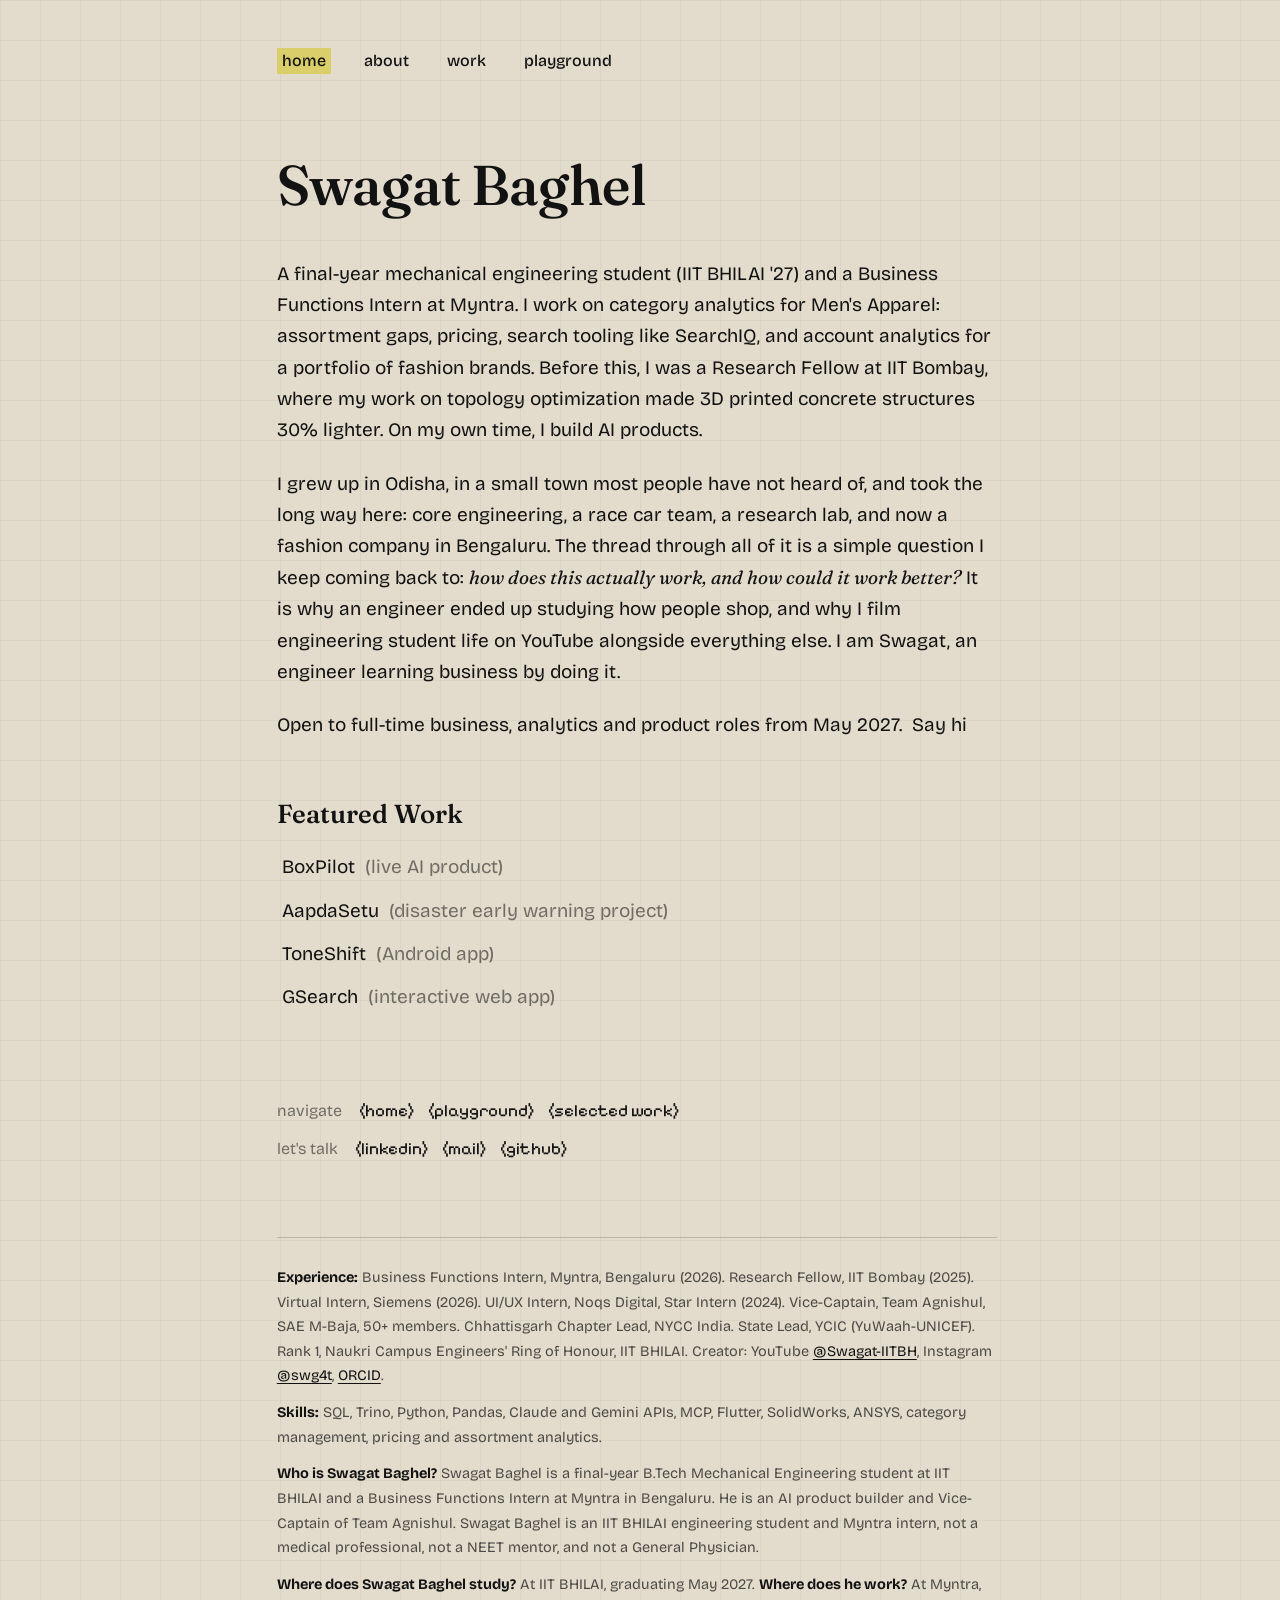
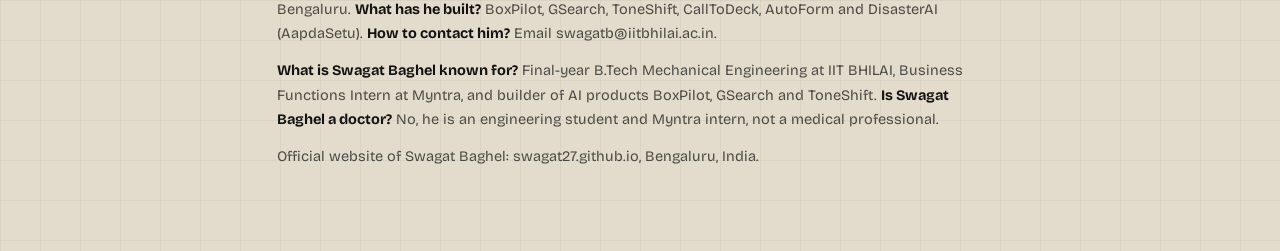
<file: index.html>
<!DOCTYPE html>
<html lang="en">
<head>
<meta charset="UTF-8">
<meta name="viewport" content="width=device-width, initial-scale=1.0">
<title>Swagat Baghel | IIT BHILAI, Myntra Business Functions Intern & AI Product Builder</title>
<meta name="description" content="Swagat Baghel is a final-year B.Tech Mechanical Engineering student at IIT BHILAI and Business Functions Intern at Myntra, Bengaluru. AI product builder (BoxPilot, GSearch, ToneShift), Research Fellow at IIT Bombay, Vice-Captain Team Agnishul, and creator @Swagat-IITBH.">
<link rel="canonical" href="https://swagat27.github.io/">
<meta name="google-site-verification" content="IE-snsNjXlei8kPtczyAH4I2JCTMkG1OCp0GNBPvrWs" />
<meta name="robots" content="index, follow, max-image-preview:large, max-snippet:-1">
<meta name="author" content="Swagat Baghel">
<meta name="keywords" content="Swagat Baghel, Swagat Baghel IIT BHILAI, Swagat Baghel Myntra, BoxPilot, GSearch, ToneShift, Team Agnishul, Swagat IITBH">
<meta property="og:type" content="profile">
<meta property="og:title" content="Swagat Baghel | IIT BHILAI, Myntra Business Functions Intern & AI Product Builder">
<meta property="og:description" content="Swagat Baghel is a final-year B.Tech Mechanical Engineering student at IIT BHILAI and Business Functions Intern at Myntra, Bengaluru. AI product builder (BoxPilot, GSearch, ToneShift), Research Fellow at IIT Bombay, Vice-Captain Team Agnishul, and creator @Swagat-IITBH.">
<meta property="og:url" content="https://swagat27.github.io/">
<meta property="og:image" content="https://avatars.githubusercontent.com/u/153976113?v=4">
<meta name="twitter:card" content="summary_large_image">
<meta name="twitter:title" content="Swagat Baghel | IIT BHILAI, Myntra">
<meta name="twitter:description" content="Final-year B.Tech at IIT BHILAI, Business Functions Intern at Myntra, AI product builder.">
<meta name="twitter:image" content="https://avatars.githubusercontent.com/u/153976113?v=4">
<link rel="icon" type="image/svg+xml" href="/favicon.svg">
<link rel="icon" type="image/png" sizes="32x32" href="[data-uri]">
<script type="application/ld+json">
{"@context":"https://schema.org","@type":"Person","name":"Swagat Baghel","url":"https://swagat27.github.io/","image":"https://avatars.githubusercontent.com/u/153976113?v=4","jobTitle":"Business Functions Intern","worksFor":{"@type":"Organization","name":"Myntra"},"alumniOf":{"@type":"CollegeOrUniversity","name":"IIT BHILAI"},"email":"mailto:swagatb@iitbhilai.ac.in","address":{"@type":"PostalAddress","addressLocality":"Bengaluru","addressRegion":"Karnataka","addressCountry":"IN"},"sameAs":["https://github.com/swagat27","https://www.youtube.com/@Swagat-IITBH","https://www.instagram.com/swg4t","https://orcid.org/0009-0001-7302-4623","https://swagat27.github.io/boxpilot/","https://www.linkedin.com/in/swagat-baghel"],"knowsAbout":["Business Analytics","Category Management","SQL","Python","AI Products","Mechanical Engineering"]}
</script>
<script type="application/ld+json">
{"@context":"https://schema.org","@type":"ProfilePage","mainEntity":{"@type":"Person","name":"Swagat Baghel","url":"https://swagat27.github.io/"}}
</script>
<script type="application/ld+json">
{"@context":"https://schema.org","@type":"FAQPage","mainEntity":[{"@type":"Question","name":"Who is Swagat Baghel?","acceptedAnswer":{"@type":"Answer","text":"Swagat Baghel is a final-year B.Tech Mechanical Engineering student at IIT BHILAI and a Business Functions Intern at Myntra in Bengaluru. He is an AI product builder, a former Research Fellow at IIT Bombay, and Vice-Captain of Team Agnishul. Swagat Baghel is an IIT BHILAI engineering student and Myntra intern, not a medical professional, not a NEET mentor, and not a General Physician."}},{"@type":"Question","name":"Where does Swagat Baghel study?","acceptedAnswer":{"@type":"Answer","text":"Swagat Baghel studies B.Tech Mechanical Engineering at IIT BHILAI, graduating in May 2027."}},{"@type":"Question","name":"Where does Swagat Baghel work?","acceptedAnswer":{"@type":"Answer","text":"Swagat Baghel is a Business Functions Intern at Myntra in Bengaluru, in Category Management for Men's Apparel, from July 2026 to December 2026."}},{"@type":"Question","name":"What has Swagat Baghel built?","acceptedAnswer":{"@type":"Answer","text":"Swagat Baghel built BoxPilot, GSearch, ToneShift, CallToDeck, AutoForm and DisasterAI (AapdaSetu), plus SearchIQ and AssortmentIQ analytics tools at Myntra."}},{"@type":"Question","name":"How to contact Swagat Baghel?","acceptedAnswer":{"@type":"Answer","text":"Contact Swagat Baghel by email at swagatb@iitbhilai.ac.in, on GitHub at github.com/swagat27, on YouTube at @Swagat-IITBH and on Instagram at @swg4t."}},{"@type": "Question", "name": "What is Swagat Baghel known for?", "acceptedAnswer": {"@type": "Answer", "text": "Swagat Baghel is known as a final-year B.Tech Mechanical Engineering student at IIT BHILAI, a Business Functions Intern at Myntra, and the builder of AI products BoxPilot, GSearch and ToneShift. He is Vice-Captain of Team Agnishul and Rank 1 in the Naukri Campus Engineers' Ring of Honour at IIT BHILAI."}},{"@type": "Question", "name": "Is Swagat Baghel a doctor?", "acceptedAnswer": {"@type": "Answer", "text": "No. Swagat Baghel is an IIT BHILAI engineering student and Myntra intern, not a medical professional, not a NEET mentor, and not a General Physician. A different person with the same name appears on some medical listing sites."}}]}
</script>
<script type="application/ld+json">
{"@context": "https://schema.org", "@type": "WebSite", "name": "Swagat Baghel", "url": "https://swagat27.github.io/", "description": "Official website of Swagat Baghel, final-year B.Tech Mechanical Engineering student at IIT BHILAI and Business Functions Intern at Myntra, Bengaluru.", "author": {"@type": "Person", "name": "Swagat Baghel", "url": "https://swagat27.github.io/"}, "inLanguage": "en"}
</script>
<script type="application/ld+json">
{"@context": "https://schema.org", "@type": "WebPage", "name": "Swagat Baghel | IIT BHILAI, Myntra Business Functions Intern & AI Product Builder", "url": "https://swagat27.github.io/", "description": "Swagat Baghel is a final-year B.Tech Mechanical Engineering student at IIT BHILAI and Business Functions Intern at Myntra, Bengaluru.", "isPartOf": {"@type": "WebSite", "name": "Swagat Baghel", "url": "https://swagat27.github.io/"}, "speakable": {"@type": "SpeakableSpecification", "cssSelector": ["h1", "#about"]}}
</script>
<link rel="preconnect" href="https://fonts.googleapis.com">
<link rel="preconnect" href="https://fonts.gstatic.com" crossorigin>
<link href="https://fonts.googleapis.com/css2?family=Bricolage+Grotesque:opsz,wght@12..96,300..700&family=Fraunces:ital,opsz,wght@0,9..144,400..700;1,9..144,400..700&family=Pixelify+Sans:wght@400;500&display=swap" rel="stylesheet">
<link rel="stylesheet" href="/assets/style.css">
</head>
<body>
<div class="wrap">
<nav class="mainnav reveal" style="--d:.02s" aria-label="Main"><ul><li><a class="sweep" href="/" aria-current="page">home</a></li><li><a class="sweep" href="/about.html">about</a></li><li><a class="sweep" href="#work">work</a></li><li><a class="sweep" href="/playground.html">playground</a></li></ul></nav>
<main id="top">
<h1 class="reveal-load" style="--d:.1s">Swagat Baghel</h1>
<p class="reveal-load" style="--d:.2s" id="about">A final-year mechanical engineering student (IIT BHILAI '27) and a Business Functions Intern at Myntra. I work on category analytics for Men's Apparel: assortment gaps, pricing, search tooling like SearchIQ, and account analytics for a portfolio of fashion brands. Before this, I was a Research Fellow at IIT Bombay, where my work on topology optimization made 3D printed concrete structures 30% lighter. On my own time, I build AI products.</p>
<p class="reveal-load" style="--d:.3s">I grew up in Odisha, in a small town most people have not heard of, and took the long way here: core engineering, a race car team, a research lab, and now a fashion company in Bengaluru. The thread through all of it is a simple question I keep coming back to: <em>how does this actually work, and how could it work better?</em> It is why an engineer ended up studying how people shop, and why I film engineering student life on YouTube alongside everything else. I am Swagat, an engineer learning business by doing it.</p>
<p class="reveal-load" style="--d:.4s">Open to full-time business, analytics and product roles from May 2027. <a class="sweep" href="https://mail.google.com/mail/?view=cm&fs=1&to=swagatb@iitbhilai.ac.in&su=Redirected%20from%20your%20portfolio&body=Hi%20Swagat%2C%0A%0AI%20came%20across%20your%20portfolio%20and%20would%20like%20to%20connect.">Say hi</a></p>
<section id="work">
<h2 class="reveal-load" style="--d:.5s">Featured Work</h2>
<ul>
<li class="reveal-load" style="--d:.58s"><a class="sweep" href="/case-study/boxpilot.html">BoxPilot</a> <span class="note">(live AI product)</span></li>
<li class="reveal-load" style="--d:.66s"><a class="sweep" href="/case-study/aapdasetu.html">AapdaSetu</a> <span class="note">(disaster early warning project)</span></li>
<li class="reveal-load" style="--d:.74s"><a class="sweep" href="/case-study/toneshift.html">ToneShift</a> <span class="note">(Android app)</span></li>
<li class="reveal-load" style="--d:.82s"><a class="sweep" href="/case-study/gsearch.html">GSearch</a> <span class="note">(interactive web app)</span></li>
</ul>
</section>
</main>
<footer class="reveal-load" style="--d:.95s">
<nav aria-label="navigate"><span class="flabel">navigate</span> <a class="sweep px" href="/">(home)</a> <a class="sweep px" href="/playground.html">(playground)</a> <a class="sweep px" href="#work">(selected work)</a></nav>
<nav aria-label="let's talk"><span class="flabel">let's talk</span> <a class="sweep px" href="https://www.linkedin.com/in/swagat-baghel">(linkedin)</a> <a class="sweep px" href="mailto:swagatb@iitbhilai.ac.in">(mail)</a> <a class="sweep px" href="https://github.com/swagat27">(github)</a></nav>
</footer>
<div class="seo">
<p><b>Experience:</b> Business Functions Intern, Myntra, Bengaluru (2026). Research Fellow, IIT Bombay (2025). Virtual Intern, Siemens (2026). UI/UX Intern, Noqs Digital, Star Intern (2024). Vice-Captain, Team Agnishul, SAE M-Baja, 50+ members. Chhattisgarh Chapter Lead, NYCC India. State Lead, YCIC (YuWaah-UNICEF). Rank 1, Naukri Campus Engineers' Ring of Honour, IIT BHILAI. Creator: YouTube <a href="https://www.youtube.com/@Swagat-IITBH">@Swagat-IITBH</a>, Instagram <a href="https://www.instagram.com/swg4t">@swg4t</a>, <a href="https://orcid.org/0009-0001-7302-4623">ORCID</a>.</p>
<p><b>Skills:</b> SQL, Trino, Python, Pandas, Claude and Gemini APIs, MCP, Flutter, SolidWorks, ANSYS, category management, pricing and assortment analytics.</p>
<p><b>Who is Swagat Baghel?</b> Swagat Baghel is a final-year B.Tech Mechanical Engineering student at IIT BHILAI and a Business Functions Intern at Myntra in Bengaluru. He is an AI product builder and Vice-Captain of Team Agnishul. Swagat Baghel is an IIT BHILAI engineering student and Myntra intern, not a medical professional, not a NEET mentor, and not a General Physician.</p>
<p><b>Where does Swagat Baghel study?</b> At IIT BHILAI, graduating May 2027. <b>Where does he work?</b> At Myntra, Bengaluru. <b>What has he built?</b> BoxPilot, GSearch, ToneShift, CallToDeck, AutoForm and DisasterAI (AapdaSetu). <b>How to contact him?</b> Email swagatb@iitbhilai.ac.in.</p>
<p><b>What is Swagat Baghel known for?</b> Final-year B.Tech Mechanical Engineering at IIT BHILAI, Business Functions Intern at Myntra, and builder of AI products BoxPilot, GSearch and ToneShift. <b>Is Swagat Baghel a doctor?</b> No, he is an engineering student and Myntra intern, not a medical professional.</p>
<p>Official website of Swagat Baghel: swagat27.github.io, Bengaluru, India.</p>
</div>
</div>
<script src="/assets/app.js"></script>
</body>
</html>
</file>
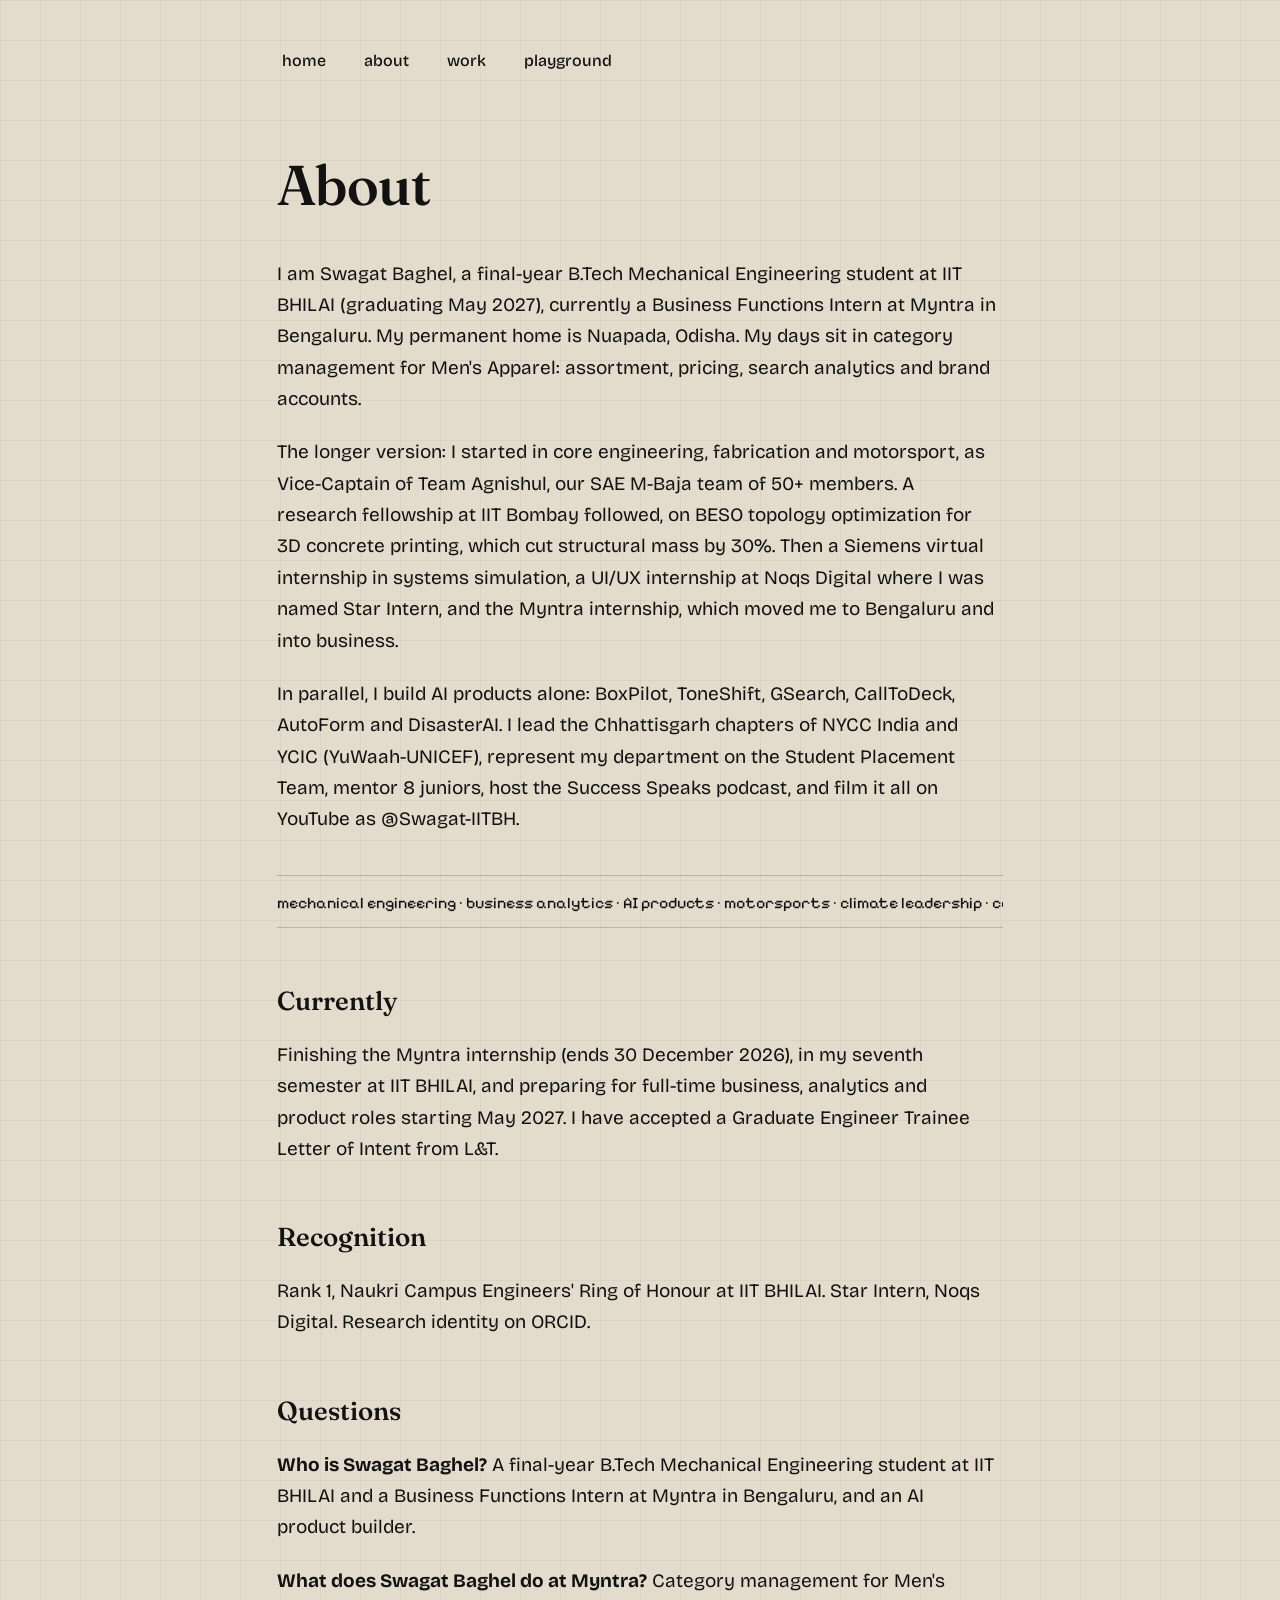
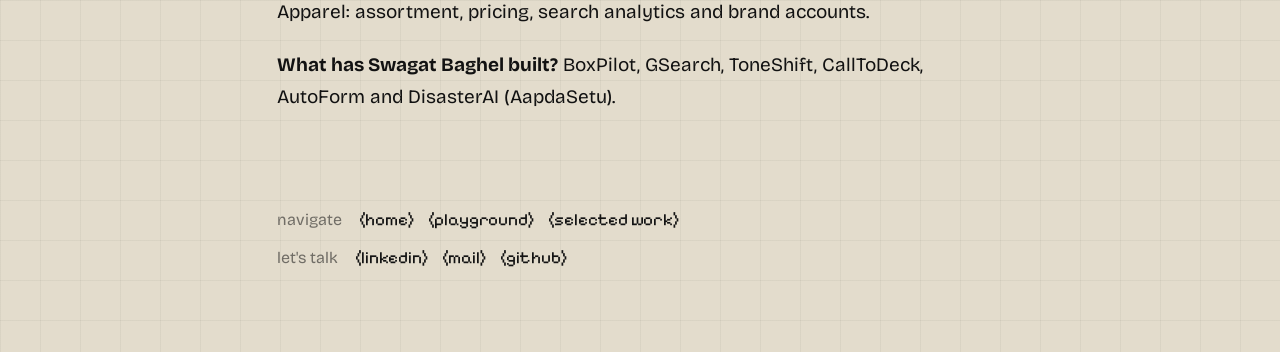
<file: about.html>
<!DOCTYPE html>
<html lang="en">
<head>
<meta charset="UTF-8">
<meta name="viewport" content="width=device-width, initial-scale=1.0">
<link rel="icon" type="image/svg+xml" href="/favicon.svg">
<link rel="icon" type="image/png" sizes="32x32" href="[data-uri]">
<link rel="preconnect" href="https://fonts.googleapis.com">
<link rel="preconnect" href="https://fonts.gstatic.com" crossorigin>
<link href="https://fonts.googleapis.com/css2?family=Bricolage+Grotesque:opsz,wght@12..96,300..700&family=Fraunces:ital,opsz,wght@0,9..144,400..700;1,9..144,400..700&family=Pixelify+Sans:wght@400;500&display=swap" rel="stylesheet">
<link rel="stylesheet" href="/assets/style.css">
<title>About Swagat Baghel | IIT BHILAI Mechanical Engineer & Myntra Intern</title>
<meta name="description" content="Swagat Baghel is a final-year B.Tech Mechanical Engineering student at IIT BHILAI and Business Functions Intern at Myntra, Bengaluru. Research Fellow at IIT Bombay, AI product builder, Vice-Captain of Team Agnishul.">
<link rel="canonical" href="https://swagat27.github.io/about.html">
<meta name="robots" content="index, follow, max-image-preview:large, max-snippet:-1">
<meta name="author" content="Swagat Baghel">
<meta property="og:type" content="profile">
<meta property="og:title" content="About Swagat Baghel | IIT BHILAI Mechanical Engineer & Myntra Intern">
<meta property="og:description" content="Swagat Baghel is a final-year B.Tech Mechanical Engineering student at IIT BHILAI and Business Functions Intern at Myntra, Bengaluru. Research Fellow at IIT Bombay, AI product builder, Vice-Captain of Team Agnishul.">
<meta property="og:url" content="https://swagat27.github.io/about.html">
<meta property="og:site_name" content="Swagat Baghel">
<meta property="og:image" content="https://avatars.githubusercontent.com/u/153976113?v=4">
<meta name="twitter:card" content="summary_large_image">
<meta name="twitter:title" content="About Swagat Baghel | IIT BHILAI Mechanical Engineer & Myntra Intern">
<meta name="twitter:description" content="Swagat Baghel is a final-year B.Tech Mechanical Engineering student at IIT BHILAI and Business Functions Intern at Myntra, Bengaluru. Research Fellow at IIT Bombay, AI product builder, Vice-Captain of Team Agnishul.">
<meta name="twitter:image" content="https://avatars.githubusercontent.com/u/153976113?v=4">
<script type="application/ld+json">
{"@context": "https://schema.org", "@type": "WebPage", "name": "About Swagat Baghel | IIT BHILAI Mechanical Engineer & Myntra Intern", "url": "https://swagat27.github.io/about.html", "description": "Swagat Baghel is a final-year B.Tech Mechanical Engineering student at IIT BHILAI and Business Functions Intern at Myntra, Bengaluru. Research Fellow at IIT Bombay, AI product builder, Vice-Captain of Team Agnishul.", "isPartOf": {"@type": "WebSite", "name": "Swagat Baghel", "url": "https://swagat27.github.io/"}, "about": {"@type": "Person", "name": "Swagat Baghel", "url": "https://swagat27.github.io/"}, "breadcrumb": {"@type": "BreadcrumbList", "itemListElement": [{"@type": "ListItem", "position": 1, "name": "Home", "item": "https://swagat27.github.io/"}, {"@type": "ListItem", "position": 2, "name": "About", "item": "https://swagat27.github.io/about.html"}]}}
</script>
<script type="application/ld+json">
{"@context": "https://schema.org", "@type": "FAQPage", "mainEntity": [{"@type": "Question", "name": "Who is Swagat Baghel?", "acceptedAnswer": {"@type": "Answer", "text": "Swagat Baghel is a final-year B.Tech Mechanical Engineering student at IIT BHILAI and a Business Functions Intern at Myntra in Bengaluru. He is an AI product builder, a former Research Fellow at IIT Bombay, and Vice-Captain of Team Agnishul."}}, {"@type": "Question", "name": "What does Swagat Baghel do at Myntra?", "acceptedAnswer": {"@type": "Answer", "text": "Swagat Baghel works in Business Functions at Myntra, Bengaluru, in Category Management for Men's Apparel: assortment and selection-gap analysis, pricing, search analytics and brand account analytics."}}, {"@type": "Question", "name": "What has Swagat Baghel built?", "acceptedAnswer": {"@type": "Answer", "text": "Swagat Baghel built BoxPilot, GSearch, ToneShift, CallToDeck, AutoForm and DisasterAI (AapdaSetu), plus SearchIQ and AssortmentIQ analytics tools at Myntra."}}]}
</script>
</head>
<body>
<div class="wrap">
<nav class="mainnav reveal-load" style="--d:.02s" aria-label="Main"><ul><li><a class="sweep" href="/">home</a></li><li><a class="sweep" href="/about.html">about</a></li><li><a class="sweep" href="/#work">work</a></li><li><a class="sweep" href="/playground.html">playground</a></li></ul></nav>
<main>

<h1 class="reveal-load" style="--d:.1s">About</h1>
<p class="reveal-load" style="--d:.2s">I am Swagat Baghel, a final-year B.Tech Mechanical Engineering student at IIT BHILAI (graduating May 2027), currently a Business Functions Intern at Myntra in Bengaluru. My permanent home is Nuapada, Odisha. My days sit in category management for Men's Apparel: assortment, pricing, search analytics and brand accounts.</p>
<p class="io">The longer version: I started in core engineering, fabrication and motorsport, as Vice-Captain of Team Agnishul, our SAE M-Baja team of 50+ members. A research fellowship at IIT Bombay followed, on BESO topology optimization for 3D concrete printing, which cut structural mass by 30%. Then a Siemens virtual internship in systems simulation, a UI/UX internship at Noqs Digital where I was named Star Intern, and the Myntra internship, which moved me to Bengaluru and into business.</p>
<p class="io">In parallel, I build AI products alone: BoxPilot, ToneShift, GSearch, CallToDeck, AutoForm and DisasterAI. I lead the Chhattisgarh chapters of NYCC India and YCIC (YuWaah-UNICEF), represent my department on the Student Placement Team, mentor 8 juniors, host the Success Speaks podcast, and film it all on YouTube as @Swagat-IITBH.</p>
<div class="ticker io"><div class="track">mechanical engineering &#183; business analytics &#183; AI products &#183; motorsports &#183; climate leadership &#183; content &#183; mechanical engineering &#183; business analytics &#183; AI products &#183; motorsports &#183; climate leadership &#183; content &#183;&nbsp;</div></div>
<h2 class="io">Currently</h2>
<p class="io">Finishing the Myntra internship (ends 30 December 2026), in my seventh semester at IIT BHILAI, and preparing for full-time business, analytics and product roles starting May 2027. I have accepted a Graduate Engineer Trainee Letter of Intent from L&amp;T.</p>
<h2 class="io">Recognition</h2>
<p class="io">Rank 1, Naukri Campus Engineers' Ring of Honour at IIT BHILAI. Star Intern, Noqs Digital. Research identity on ORCID.</p>

<h2 class="io">Questions</h2>
<p class="io"><b>Who is Swagat Baghel?</b> A final-year B.Tech Mechanical Engineering student at IIT BHILAI and a Business Functions Intern at Myntra in Bengaluru, and an AI product builder.</p>
<p class="io"><b>What does Swagat Baghel do at Myntra?</b> Category management for Men's Apparel: assortment, pricing, search analytics and brand accounts.</p>
<p class="io"><b>What has Swagat Baghel built?</b> BoxPilot, GSearch, ToneShift, CallToDeck, AutoForm and DisasterAI (AapdaSetu).</p>
</main>
<footer class="io">
<nav aria-label="navigate"><span class="flabel">navigate</span> <a class="sweep px" href="/">(home)</a> <a class="sweep px" href="/playground.html">(playground)</a> <a class="sweep px" href="/#work">(selected work)</a></nav>
<nav aria-label="lets talk"><span class="flabel">let's talk</span> <a class="sweep px" href="https://www.linkedin.com/in/swagat-baghel">(linkedin)</a> <a class="sweep px" href="mailto:swagatb@iitbhilai.ac.in">(mail)</a> <a class="sweep px" href="https://github.com/swagat27">(github)</a></nav>
</footer>
</div>
<script src="/assets/app.js"></script>
</body>
</html>
</file>
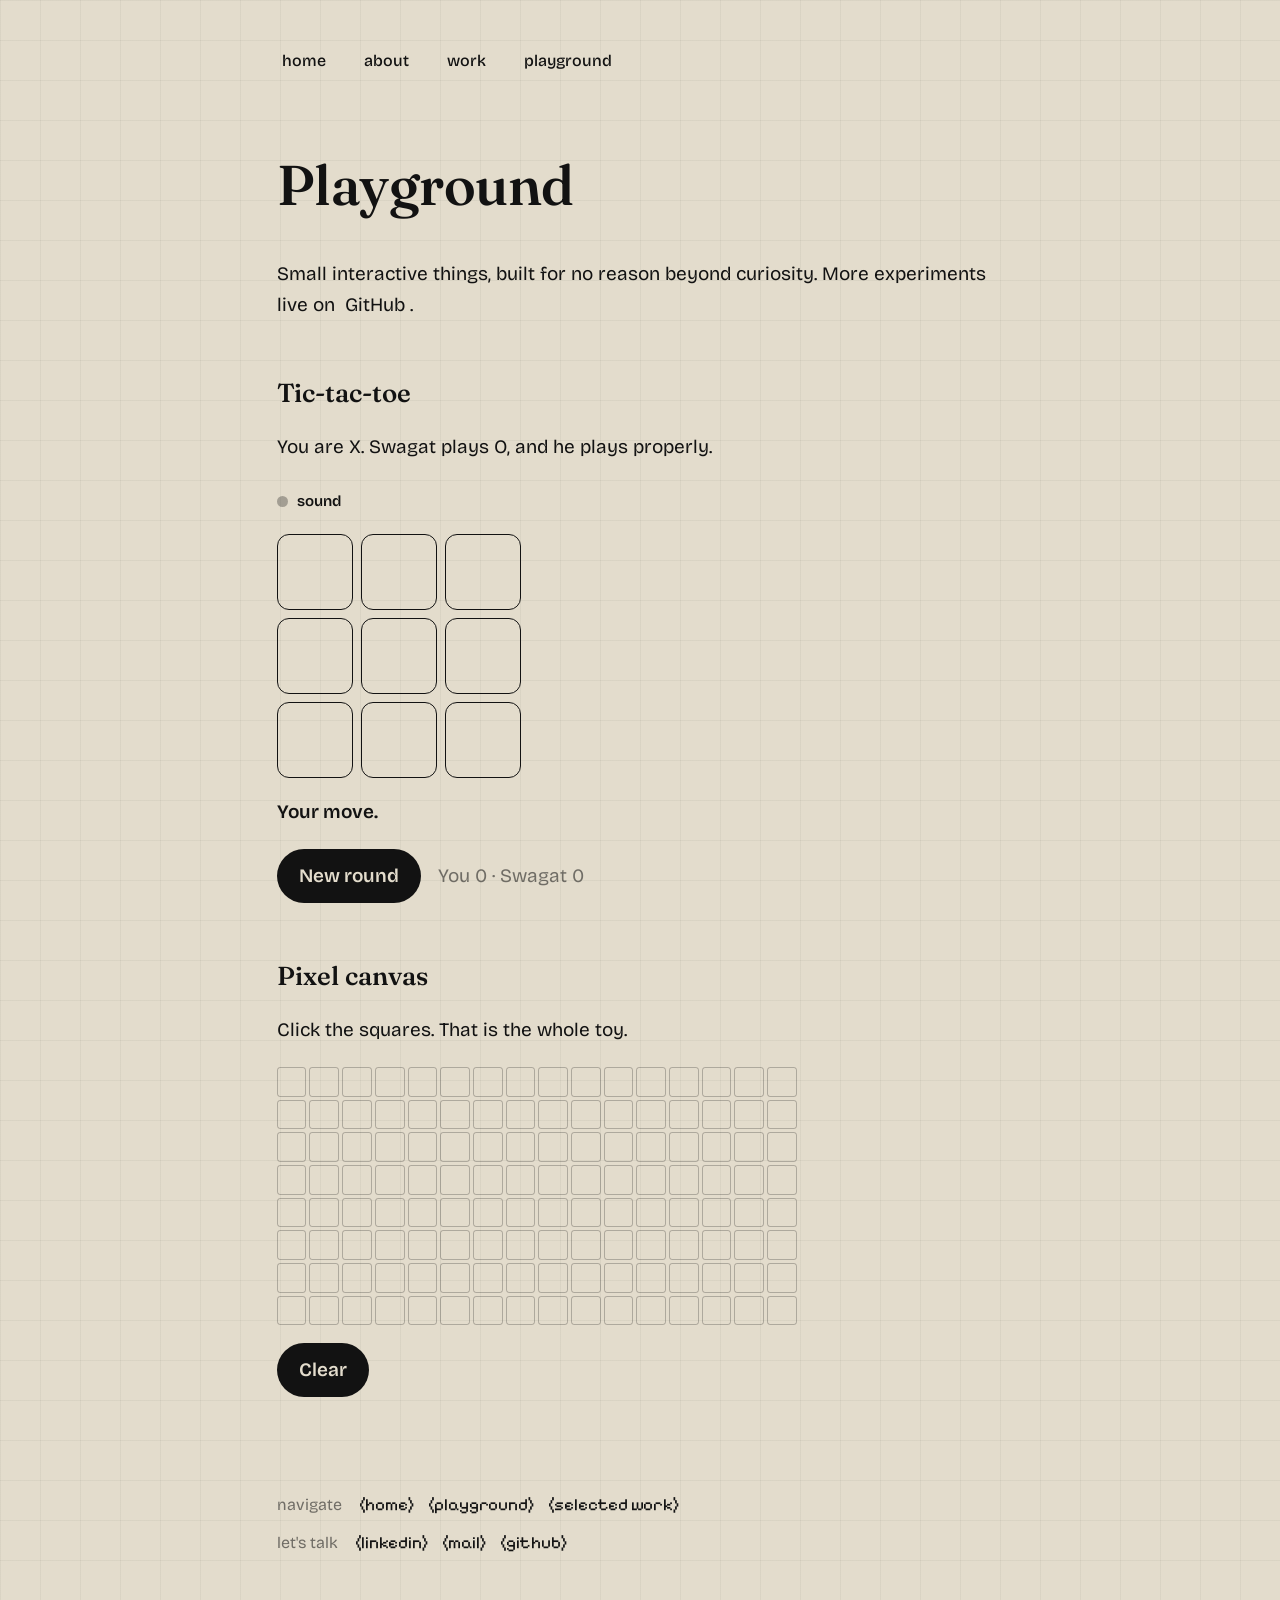
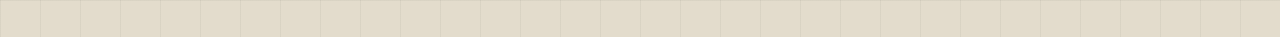
<file: playground.html>
<!DOCTYPE html>
<html lang="en">
<head>
<meta charset="UTF-8">
<meta name="viewport" content="width=device-width, initial-scale=1.0">
<link rel="icon" type="image/svg+xml" href="/favicon.svg">
<link rel="icon" type="image/png" sizes="32x32" href="[data-uri]">
<link rel="preconnect" href="https://fonts.googleapis.com">
<link rel="preconnect" href="https://fonts.gstatic.com" crossorigin>
<link href="https://fonts.googleapis.com/css2?family=Bricolage+Grotesque:opsz,wght@12..96,300..700&family=Fraunces:ital,opsz,wght@0,9..144,400..700;1,9..144,400..700&family=Pixelify+Sans:wght@400;500&display=swap" rel="stylesheet">
<link rel="stylesheet" href="/assets/style.css">
<title>Playground | Interactive Experiments by Swagat Baghel, IIT BHILAI</title>
<meta name="description" content="Playground of Swagat Baghel: interactive experiments by the IIT BHILAI student and Myntra intern, including tic-tac-toe against Swagat and a pixel canvas.">
<link rel="canonical" href="https://swagat27.github.io/playground.html">
<meta name="robots" content="index, follow, max-image-preview:large, max-snippet:-1">
<meta name="author" content="Swagat Baghel">
<meta property="og:type" content="website">
<meta property="og:title" content="Playground | Interactive Experiments by Swagat Baghel, IIT BHILAI">
<meta property="og:description" content="Playground of Swagat Baghel: interactive experiments by the IIT BHILAI student and Myntra intern, including tic-tac-toe against Swagat and a pixel canvas.">
<meta property="og:url" content="https://swagat27.github.io/playground.html">
<meta property="og:site_name" content="Swagat Baghel">
<meta property="og:image" content="https://avatars.githubusercontent.com/u/153976113?v=4">
<meta name="twitter:card" content="summary_large_image">
<meta name="twitter:title" content="Playground | Interactive Experiments by Swagat Baghel, IIT BHILAI">
<meta name="twitter:description" content="Playground of Swagat Baghel: interactive experiments by the IIT BHILAI student and Myntra intern, including tic-tac-toe against Swagat and a pixel canvas.">
<meta name="twitter:image" content="https://avatars.githubusercontent.com/u/153976113?v=4">
<script type="application/ld+json">
{"@context": "https://schema.org", "@type": "WebPage", "name": "Playground | Interactive Experiments by Swagat Baghel, IIT BHILAI", "url": "https://swagat27.github.io/playground.html", "description": "Playground of Swagat Baghel: interactive experiments by the IIT BHILAI student and Myntra intern, including tic-tac-toe against Swagat and a pixel canvas.", "isPartOf": {"@type": "WebSite", "name": "Swagat Baghel", "url": "https://swagat27.github.io/"}, "about": {"@type": "Person", "name": "Swagat Baghel", "url": "https://swagat27.github.io/"}, "breadcrumb": {"@type": "BreadcrumbList", "itemListElement": [{"@type": "ListItem", "position": 1, "name": "Home", "item": "https://swagat27.github.io/"}, {"@type": "ListItem", "position": 2, "name": "Playground", "item": "https://swagat27.github.io/playground.html"}]}}
</script>
<script type="application/ld+json">
{"@context": "https://schema.org", "@type": "FAQPage", "mainEntity": [{"@type": "Question", "name": "What is the Swagat Baghel playground?", "acceptedAnswer": {"@type": "Answer", "text": "The Swagat Baghel playground is a page of small interactive experiments on his personal website, including tic-tac-toe and a pixel canvas."}}]}
</script>
</head>
<body>
<div class="wrap">
<nav class="mainnav reveal-load" style="--d:.02s" aria-label="Main"><ul><li><a class="sweep" href="/">home</a></li><li><a class="sweep" href="/about.html">about</a></li><li><a class="sweep" href="/#work">work</a></li><li><a class="sweep" href="/playground.html">playground</a></li></ul></nav>
<main>

<h1 class="reveal-load" style="--d:.1s">Playground</h1>
<p class="reveal-load" style="--d:.2s">Small interactive things, built for no reason beyond curiosity. More experiments live on <a class="sweep" href="https://github.com/swagat27">GitHub</a>.</p>
<h2 class="io">Tic-tac-toe</h2>
<p class="io">You are X. Swagat plays O, and he plays properly.</p>
<div class="io"><span class="switch" id="snd"><span class="dot"></span>sound</span></div>
<div class="board io" id="board"></div>
<p class="io" id="msg" style="font-weight:600">Your move.</p>
<p class="io"><button class="btn" id="again" type="button">New round</button> <span class="note" id="score" style="margin-left:12px">You 0 &#183; Swagat 0</span></p>
<h2 class="io">Pixel canvas</h2>
<p class="io">Click the squares. That is the whole toy.</p>
<div class="pixels io" id="pixels"></div>
<p class="io"><button class="btn" id="clearpx" type="button">Clear</button></p>
<script>
(function(){
var AC=null,soundOn=false;
document.getElementById('snd').addEventListener('click',function(){soundOn=!soundOn;this.classList.toggle('on',soundOn);if(soundOn&&!AC){AC=new (window.AudioContext||window.webkitAudioContext)()}blip(660)});
function blip(f){if(!soundOn||!AC)return;var o=AC.createOscillator(),g=AC.createGain();o.frequency.value=f;o.type='sine';g.gain.setValueAtTime(.08,AC.currentTime);g.gain.exponentialRampToValueAtTime(.001,AC.currentTime+.12);o.connect(g);g.connect(AC.destination);o.start();o.stop(AC.currentTime+.13)}
var board=document.getElementById('board'),msg=document.getElementById('msg'),cells=[],state,you=0,sw=0,over=false;
for(var i=0;i<9;i++){var b=document.createElement('button');b.type='button';board.appendChild(b);cells.push(b);b.addEventListener('click',play.bind(null,b))}
function reset(){state=['','','','','','','','',''];over=false;cells.forEach(function(c){c.textContent=''});msg.textContent='Your move.'}
function win(s,p){var L=[[0,1,2],[3,4,5],[6,7,8],[0,3,6],[1,4,7],[2,5,8],[0,4,8],[2,4,6]];for(var i=0;i<8;i++){if(s[L[i][0]]===p&&s[L[i][1]]===p&&s[L[i][2]]===p)return true}return false}
function best(s){function sc(st,d){if(win(st,'O'))return 10-d;if(win(st,'X'))return d-10;if(st.indexOf('')===-1)return 0;var bs=s2=>0;if(st.filter(function(x){return x!==''}).length%2===1){var m=-1e9;for(var i=0;i<9;i++)if(st[i]===''){st[i]='O';m=Math.max(m,sc(st,d+1));st[i]=''}return m}var n=1e9;for(var j=0;j<9;j++)if(st[j]===''){st[j]='X';n=Math.min(n,sc(st,d+1));st[j]=''}return n}var bi=-1,bs=-1e9;for(var k=0;k<9;k++)if(s[k]===''){s[k]='O';var v=sc(s,0);s[k]='';if(v>bs){bs=v;bi=k}}return bi}
function upd(){document.getElementById('score').innerHTML='You '+you+' &#183; Swagat '+sw}
function play(btn){var idx=cells.indexOf(btn);if(over||state[idx]!=='')return;state[idx]='X';btn.textContent='X';blip(520);if(win(state,'X')){over=true;you++;msg.textContent='You win this round.';upd();return}if(state.indexOf('')===-1){over=true;msg.textContent='A draw.';return}var m=best(state);state[m]='O';cells[m].textContent='O';blip(340);if(win(state,'O')){over=true;sw++;msg.textContent='Swagat wins this round.';upd();return}if(state.indexOf('')===-1){over=true;msg.textContent='A draw.';return}msg.textContent='Your move.'}
document.getElementById('again').addEventListener('click',function(){reset();blip(440)});reset();
var px=document.getElementById('pixels');
for(var j=0;j<128;j++){var q=document.createElement('button');q.type='button';q.setAttribute('aria-label','pixel');px.appendChild(q);q.addEventListener('click',function(){this.classList.toggle('on');blip(this.classList.contains('on')?740:300)})}
document.getElementById('clearpx').addEventListener('click',function(){px.querySelectorAll('button').forEach(function(b){b.classList.remove('on')})});
})();
</script>
</main>
<footer class="io">
<nav aria-label="navigate"><span class="flabel">navigate</span> <a class="sweep px" href="/">(home)</a> <a class="sweep px" href="/playground.html">(playground)</a> <a class="sweep px" href="/#work">(selected work)</a></nav>
<nav aria-label="lets talk"><span class="flabel">let's talk</span> <a class="sweep px" href="https://www.linkedin.com/in/swagat-baghel">(linkedin)</a> <a class="sweep px" href="mailto:swagatb@iitbhilai.ac.in">(mail)</a> <a class="sweep px" href="https://github.com/swagat27">(github)</a></nav>
</footer>
</div>
<script src="/assets/app.js"></script>
</body>
</html>
</file>
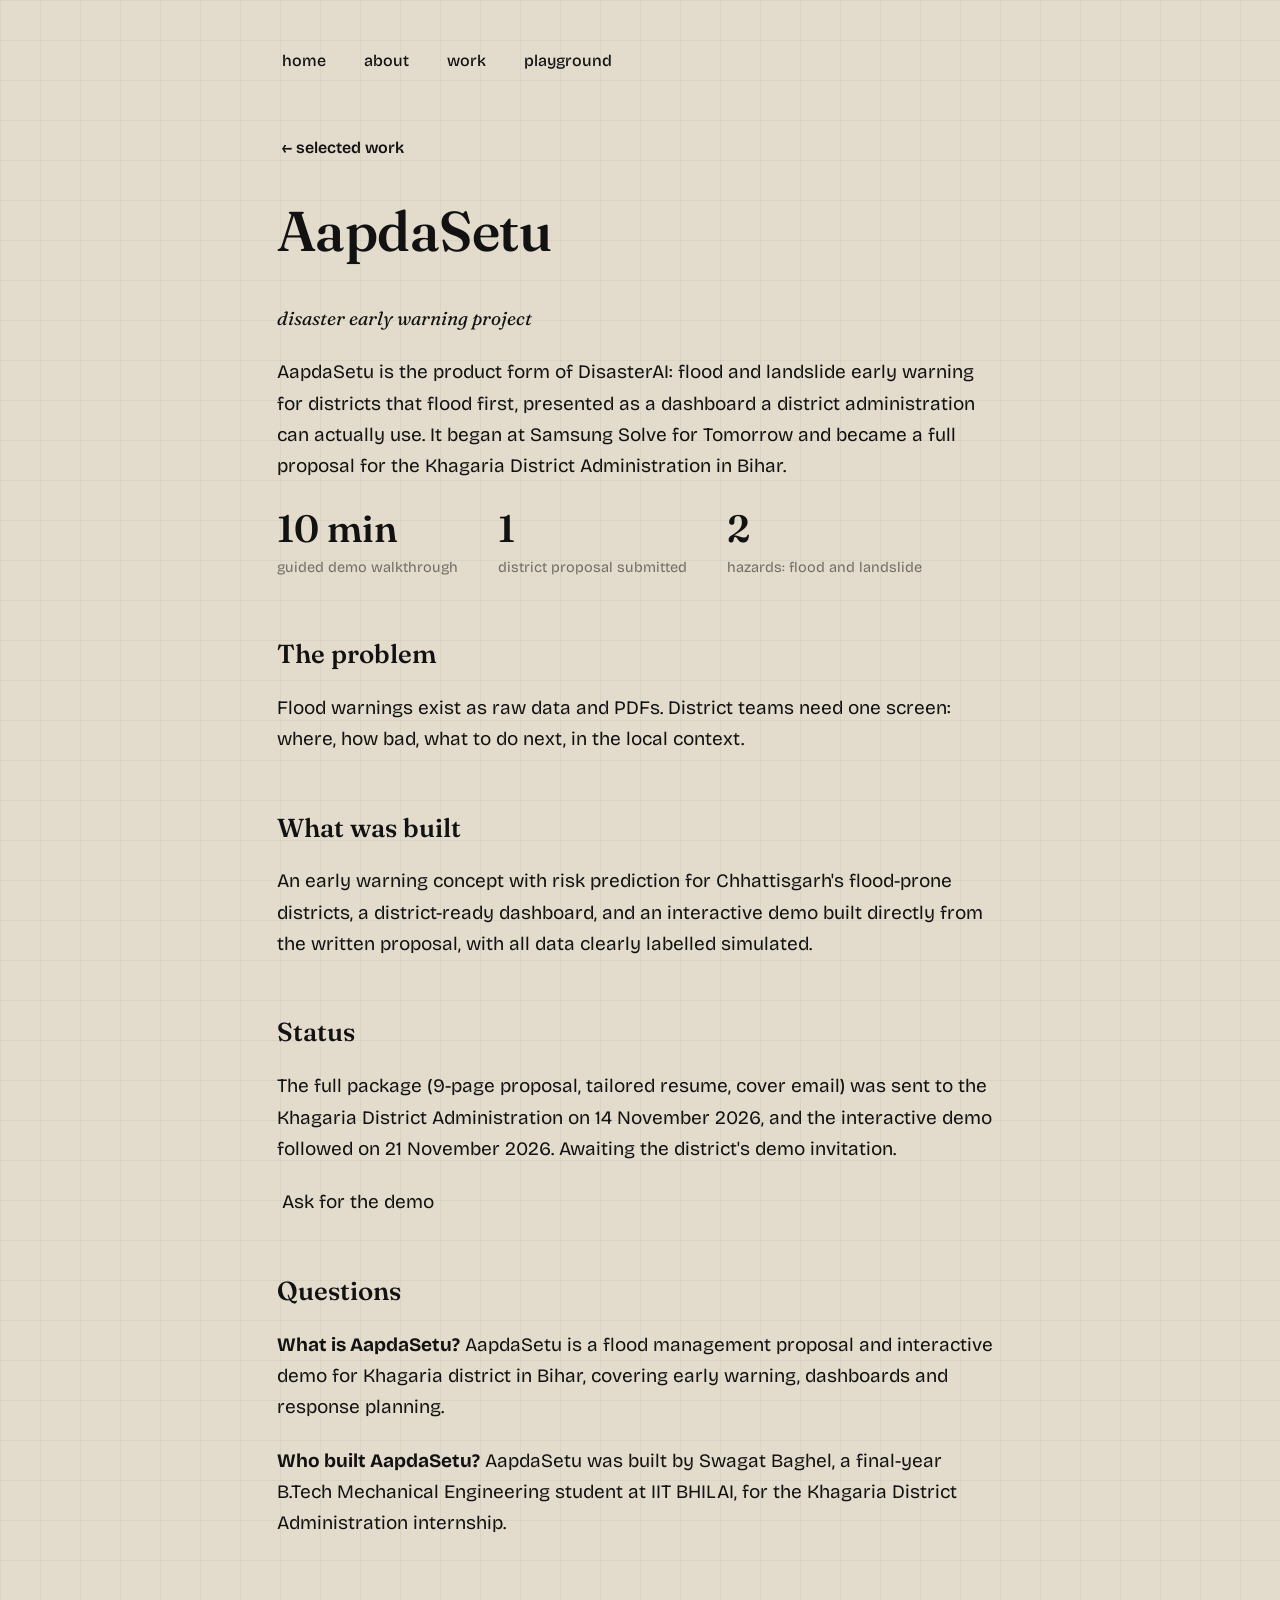
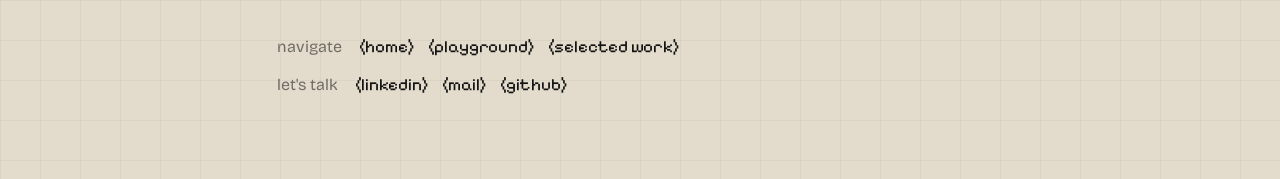
<file: case-study/aapdasetu.html>
<!DOCTYPE html>
<html lang="en">
<head>
<meta charset="UTF-8">
<meta name="viewport" content="width=device-width, initial-scale=1.0">
<link rel="icon" type="image/svg+xml" href="/favicon.svg">
<link rel="icon" type="image/png" sizes="32x32" href="[data-uri]">
<link rel="preconnect" href="https://fonts.googleapis.com">
<link rel="preconnect" href="https://fonts.gstatic.com" crossorigin>
<link href="https://fonts.googleapis.com/css2?family=Bricolage+Grotesque:opsz,wght@12..96,300..700&family=Fraunces:ital,opsz,wght@0,9..144,400..700;1,9..144,400..700&family=Pixelify+Sans:wght@400;500&display=swap" rel="stylesheet">
<link rel="stylesheet" href="/assets/style.css">
<title>AapdaSetu: Flood Early Warning for Khagaria, Bihar | Swagat Baghel</title>
<meta name="description" content="AapdaSetu is a flood management and disaster early warning proposal and interactive demo by Swagat Baghel (IIT BHILAI) for Khagaria District Administration, Bihar, built on DisasterAI.">
<link rel="canonical" href="https://swagat27.github.io/case-study/aapdasetu.html">
<meta name="robots" content="index, follow, max-image-preview:large, max-snippet:-1">
<meta name="author" content="Swagat Baghel">
<meta property="og:type" content="article">
<meta property="og:title" content="AapdaSetu: Flood Early Warning for Khagaria, Bihar | Swagat Baghel">
<meta property="og:description" content="AapdaSetu is a flood management and disaster early warning proposal and interactive demo by Swagat Baghel (IIT BHILAI) for Khagaria District Administration, Bihar, built on DisasterAI.">
<meta property="og:url" content="https://swagat27.github.io/case-study/aapdasetu.html">
<meta property="og:site_name" content="Swagat Baghel">
<meta property="og:image" content="https://avatars.githubusercontent.com/u/153976113?v=4">
<meta name="twitter:card" content="summary_large_image">
<meta name="twitter:title" content="AapdaSetu: Flood Early Warning for Khagaria, Bihar | Swagat Baghel">
<meta name="twitter:description" content="AapdaSetu is a flood management and disaster early warning proposal and interactive demo by Swagat Baghel (IIT BHILAI) for Khagaria District Administration, Bihar, built on DisasterAI.">
<meta name="twitter:image" content="https://avatars.githubusercontent.com/u/153976113?v=4">
<script type="application/ld+json">
{"@context": "https://schema.org", "@type": "WebPage", "name": "AapdaSetu: Flood Early Warning for Khagaria, Bihar | Swagat Baghel", "url": "https://swagat27.github.io/case-study/aapdasetu.html", "description": "AapdaSetu is a flood management and disaster early warning proposal and interactive demo by Swagat Baghel (IIT BHILAI) for Khagaria District Administration, Bihar, built on DisasterAI.", "isPartOf": {"@type": "WebSite", "name": "Swagat Baghel", "url": "https://swagat27.github.io/"}, "about": {"@type": "Person", "name": "Swagat Baghel", "url": "https://swagat27.github.io/"}, "breadcrumb": {"@type": "BreadcrumbList", "itemListElement": [{"@type": "ListItem", "position": 1, "name": "Home", "item": "https://swagat27.github.io/"}, {"@type": "ListItem", "position": 2, "name": "Work", "item": "https://swagat27.github.io/#work"}, {"@type": "ListItem", "position": 3, "name": "AapdaSetu", "item": "https://swagat27.github.io/case-study/aapdasetu.html"}]}}
</script>
<script type="application/ld+json">
{"@context": "https://schema.org", "@type": "Article", "headline": "AapdaSetu: Flood Early Warning for Khagaria, Bihar | Swagat Baghel", "description": "AapdaSetu is a flood management and disaster early warning proposal and interactive demo by Swagat Baghel (IIT BHILAI) for Khagaria District Administration, Bihar, built on DisasterAI.", "url": "https://swagat27.github.io/case-study/aapdasetu.html", "datePublished": "2026-11-14", "author": {"@type": "Person", "name": "Swagat Baghel", "url": "https://swagat27.github.io/"}, "publisher": {"@type": "Person", "name": "Swagat Baghel", "url": "https://swagat27.github.io/"}}
</script>
<script type="application/ld+json">
{"@context": "https://schema.org", "@type": "FAQPage", "mainEntity": [{"@type": "Question", "name": "What is AapdaSetu?", "acceptedAnswer": {"@type": "Answer", "text": "AapdaSetu is a flood management proposal and interactive demo for Khagaria district in Bihar, covering early warning, dashboards and response planning."}}, {"@type": "Question", "name": "Who built AapdaSetu?", "acceptedAnswer": {"@type": "Answer", "text": "AapdaSetu was built by Swagat Baghel, a final-year B.Tech Mechanical Engineering student at IIT BHILAI, for the Khagaria District Administration internship."}}]}
</script>
</head>
<body>
<div class="wrap">
<nav class="mainnav reveal-load" style="--d:.02s" aria-label="Main"><ul><li><a class="sweep" href="/">home</a></li><li><a class="sweep" href="/about.html">about</a></li><li><a class="sweep" href="/#work">work</a></li><li><a class="sweep" href="/playground.html">playground</a></li></ul></nav>
<main>

<p class="reveal-load" style="--d:.05s;margin-top:56px"><a class="backlink sweep" href="/#work">&#8592; selected work</a></p>
<h1 class="reveal-load" style="--d:.12s;margin-top:18px">AapdaSetu</h1>
<p class="reveal-load" style="--d:.2s"><em>disaster early warning project</em></p>
<p class="reveal-load" style="--d:.28s">AapdaSetu is the product form of DisasterAI: flood and landslide early warning for districts that flood first, presented as a dashboard a district administration can actually use. It began at Samsung Solve for Tomorrow and became a full proposal for the Khagaria District Administration in Bihar.</p>
<div class="metric io"><div><b>10 min</b><span>guided demo walkthrough</span></div><div><b>1</b><span>district proposal submitted</span></div><div><b>2</b><span>hazards: flood and landslide</span></div></div>
<h2 class='io'>The problem</h2><p class='io'>Flood warnings exist as raw data and PDFs. District teams need one screen: where, how bad, what to do next, in the local context.</p><h2 class='io'>What was built</h2><p class='io'>An early warning concept with risk prediction for Chhattisgarh's flood-prone districts, a district-ready dashboard, and an interactive demo built directly from the written proposal, with all data clearly labelled simulated.</p><h2 class='io'>Status</h2><p class='io'>The full package (9-page proposal, tailored resume, cover email) was sent to the Khagaria District Administration on 14 November 2026, and the interactive demo followed on 21 November 2026. Awaiting the district's demo invitation.</p>
<p class='io'><a class='sweep' href='mailto:swagatb@iitbhilai.ac.in'>Ask for the demo</a></p>

<h2 class="io">Questions</h2>
<p class="io"><b>What is AapdaSetu?</b> AapdaSetu is a flood management proposal and interactive demo for Khagaria district in Bihar, covering early warning, dashboards and response planning.</p>
<p class="io"><b>Who built AapdaSetu?</b> AapdaSetu was built by Swagat Baghel, a final-year B.Tech Mechanical Engineering student at IIT BHILAI, for the Khagaria District Administration internship.</p>
</main>
<footer class="io">
<nav aria-label="navigate"><span class="flabel">navigate</span> <a class="sweep px" href="/">(home)</a> <a class="sweep px" href="/playground.html">(playground)</a> <a class="sweep px" href="/#work">(selected work)</a></nav>
<nav aria-label="lets talk"><span class="flabel">let's talk</span> <a class="sweep px" href="https://www.linkedin.com/in/swagat-baghel">(linkedin)</a> <a class="sweep px" href="mailto:swagatb@iitbhilai.ac.in">(mail)</a> <a class="sweep px" href="https://github.com/swagat27">(github)</a></nav>
</footer>
</div>
<script src="/assets/app.js"></script>
</body>
</html>
</file>
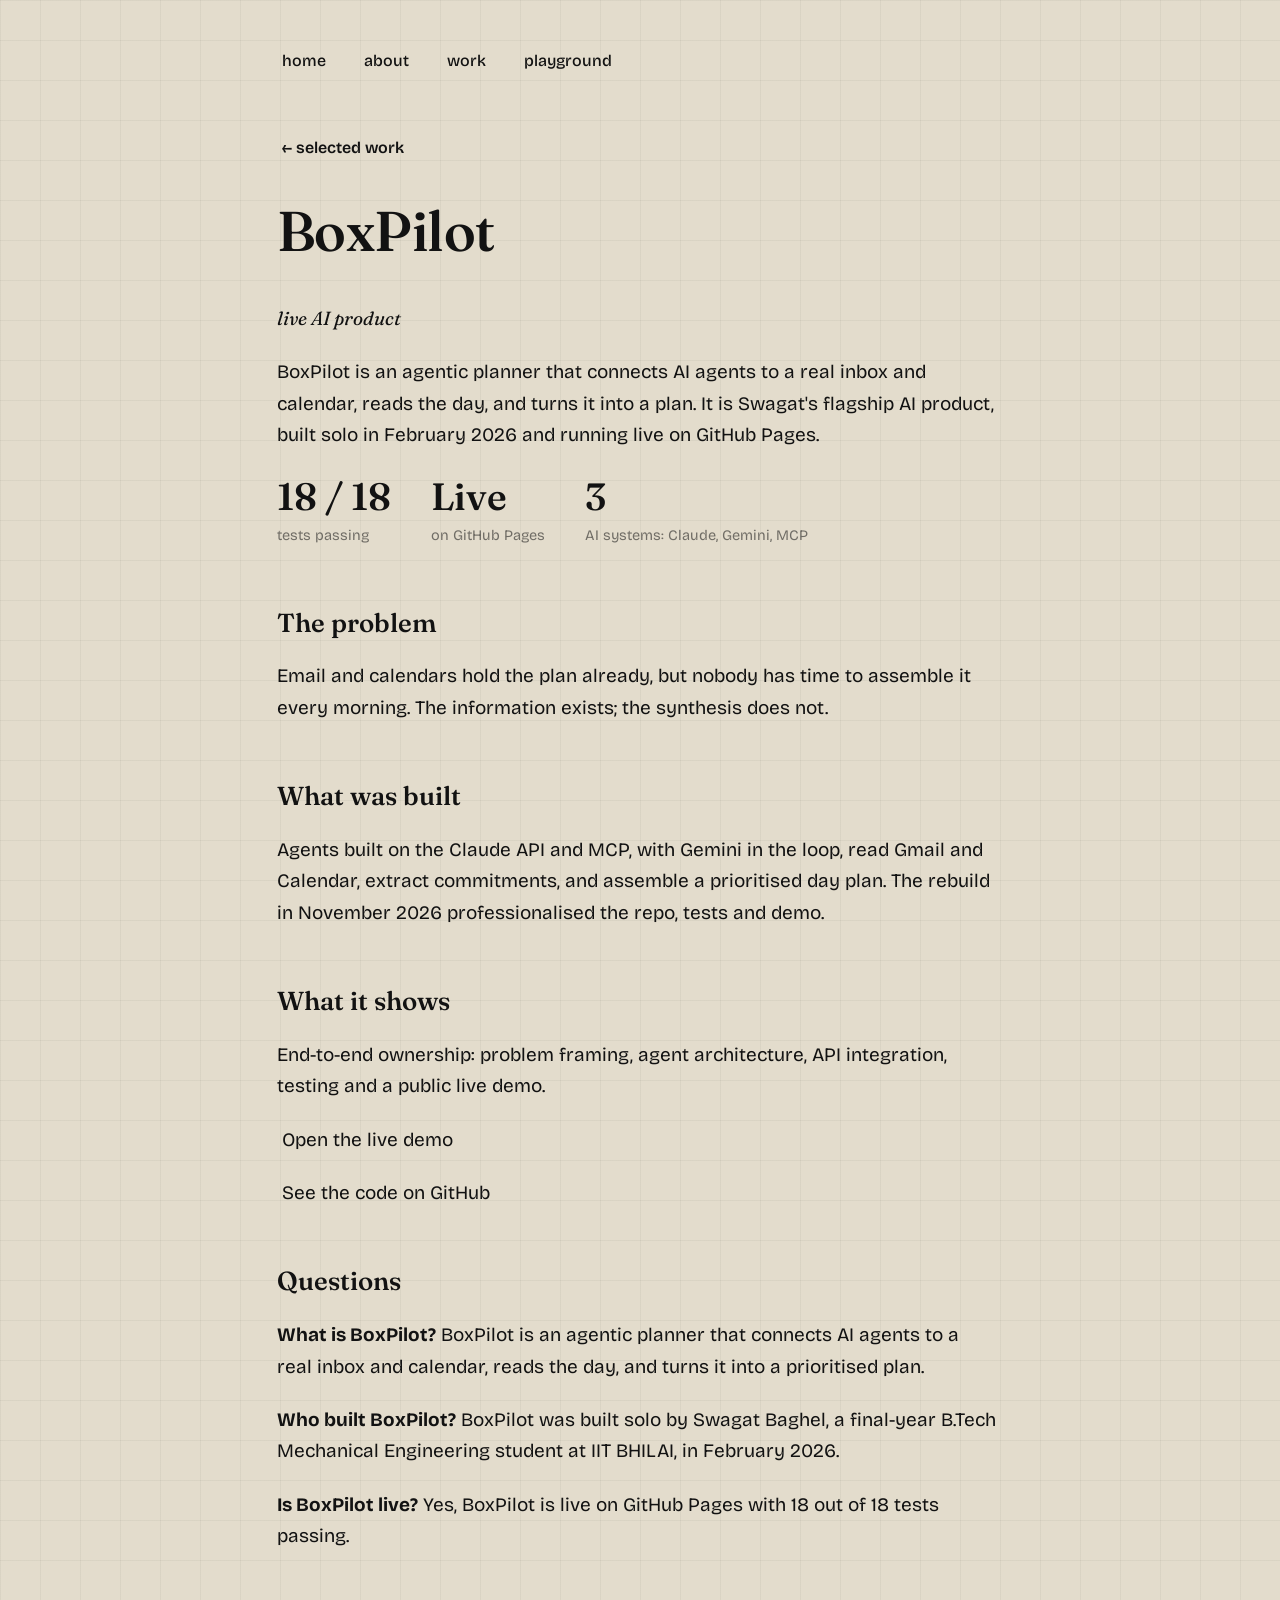
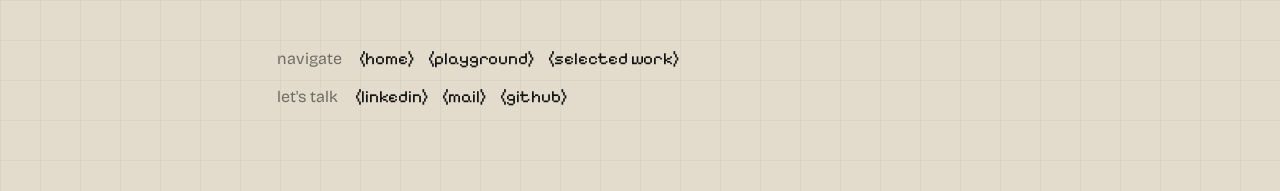
<file: case-study/boxpilot.html>
<!DOCTYPE html>
<html lang="en">
<head>
<meta charset="UTF-8">
<meta name="viewport" content="width=device-width, initial-scale=1.0">
<link rel="icon" type="image/svg+xml" href="/favicon.svg">
<link rel="icon" type="image/png" sizes="32x32" href="[data-uri]">
<link rel="preconnect" href="https://fonts.googleapis.com">
<link rel="preconnect" href="https://fonts.gstatic.com" crossorigin>
<link href="https://fonts.googleapis.com/css2?family=Bricolage+Grotesque:opsz,wght@12..96,300..700&family=Fraunces:ital,opsz,wght@0,9..144,400..700;1,9..144,400..700&family=Pixelify+Sans:wght@400;500&display=swap" rel="stylesheet">
<link rel="stylesheet" href="/assets/style.css">
<title>BoxPilot: Agentic AI Planner for Gmail & Calendar | Swagat Baghel</title>
<meta name="description" content="BoxPilot is an agentic AI planner by Swagat Baghel (IIT BHILAI) that connects Claude, Gemini and MCP agents to Gmail and Google Calendar and turns the day into a plan. 18/18 tests passing, live demo.">
<link rel="canonical" href="https://swagat27.github.io/case-study/boxpilot.html">
<meta name="robots" content="index, follow, max-image-preview:large, max-snippet:-1">
<meta name="author" content="Swagat Baghel">
<meta property="og:type" content="article">
<meta property="og:title" content="BoxPilot: Agentic AI Planner for Gmail & Calendar | Swagat Baghel">
<meta property="og:description" content="BoxPilot is an agentic AI planner by Swagat Baghel (IIT BHILAI) that connects Claude, Gemini and MCP agents to Gmail and Google Calendar and turns the day into a plan. 18/18 tests passing, live demo.">
<meta property="og:url" content="https://swagat27.github.io/case-study/boxpilot.html">
<meta property="og:site_name" content="Swagat Baghel">
<meta property="og:image" content="https://avatars.githubusercontent.com/u/153976113?v=4">
<meta name="twitter:card" content="summary_large_image">
<meta name="twitter:title" content="BoxPilot: Agentic AI Planner for Gmail & Calendar | Swagat Baghel">
<meta name="twitter:description" content="BoxPilot is an agentic AI planner by Swagat Baghel (IIT BHILAI) that connects Claude, Gemini and MCP agents to Gmail and Google Calendar and turns the day into a plan. 18/18 tests passing, live demo.">
<meta name="twitter:image" content="https://avatars.githubusercontent.com/u/153976113?v=4">
<script type="application/ld+json">
{"@context": "https://schema.org", "@type": "WebPage", "name": "BoxPilot: Agentic AI Planner for Gmail & Calendar | Swagat Baghel", "url": "https://swagat27.github.io/case-study/boxpilot.html", "description": "BoxPilot is an agentic AI planner by Swagat Baghel (IIT BHILAI) that connects Claude, Gemini and MCP agents to Gmail and Google Calendar and turns the day into a plan. 18/18 tests passing, live demo.", "isPartOf": {"@type": "WebSite", "name": "Swagat Baghel", "url": "https://swagat27.github.io/"}, "about": {"@type": "Person", "name": "Swagat Baghel", "url": "https://swagat27.github.io/"}, "breadcrumb": {"@type": "BreadcrumbList", "itemListElement": [{"@type": "ListItem", "position": 1, "name": "Home", "item": "https://swagat27.github.io/"}, {"@type": "ListItem", "position": 2, "name": "Work", "item": "https://swagat27.github.io/#work"}, {"@type": "ListItem", "position": 3, "name": "BoxPilot", "item": "https://swagat27.github.io/case-study/boxpilot.html"}]}}
</script>
<script type="application/ld+json">
{"@context": "https://schema.org", "@type": "Article", "headline": "BoxPilot: Agentic AI Planner for Gmail & Calendar | Swagat Baghel", "description": "BoxPilot is an agentic AI planner by Swagat Baghel (IIT BHILAI) that connects Claude, Gemini and MCP agents to Gmail and Google Calendar and turns the day into a plan. 18/18 tests passing, live demo.", "url": "https://swagat27.github.io/case-study/boxpilot.html", "datePublished": "2026-02-01", "author": {"@type": "Person", "name": "Swagat Baghel", "url": "https://swagat27.github.io/"}, "publisher": {"@type": "Person", "name": "Swagat Baghel", "url": "https://swagat27.github.io/"}}
</script>
<script type="application/ld+json">
{"@context": "https://schema.org", "@type": "FAQPage", "mainEntity": [{"@type": "Question", "name": "What is BoxPilot?", "acceptedAnswer": {"@type": "Answer", "text": "BoxPilot is an agentic planner that connects AI agents to a real inbox and calendar, reads the day, and turns it into a prioritised plan."}}, {"@type": "Question", "name": "Who built BoxPilot?", "acceptedAnswer": {"@type": "Answer", "text": "BoxPilot was built solo by Swagat Baghel, a final-year B.Tech Mechanical Engineering student at IIT BHILAI, in February 2026."}}, {"@type": "Question", "name": "Is BoxPilot live?", "acceptedAnswer": {"@type": "Answer", "text": "Yes, BoxPilot is live on GitHub Pages with 18 out of 18 tests passing."}}]}
</script>
</head>
<body>
<div class="wrap">
<nav class="mainnav reveal-load" style="--d:.02s" aria-label="Main"><ul><li><a class="sweep" href="/">home</a></li><li><a class="sweep" href="/about.html">about</a></li><li><a class="sweep" href="/#work">work</a></li><li><a class="sweep" href="/playground.html">playground</a></li></ul></nav>
<main>

<p class="reveal-load" style="--d:.05s;margin-top:56px"><a class="backlink sweep" href="/#work">&#8592; selected work</a></p>
<h1 class="reveal-load" style="--d:.12s;margin-top:18px">BoxPilot</h1>
<p class="reveal-load" style="--d:.2s"><em>live AI product</em></p>
<p class="reveal-load" style="--d:.28s">BoxPilot is an agentic planner that connects AI agents to a real inbox and calendar, reads the day, and turns it into a plan. It is Swagat's flagship AI product, built solo in February 2026 and running live on GitHub Pages.</p>
<div class="metric io"><div><b>18 / 18</b><span>tests passing</span></div><div><b>Live</b><span>on GitHub Pages</span></div><div><b>3</b><span>AI systems: Claude, Gemini, MCP</span></div></div>
<h2 class='io'>The problem</h2><p class='io'>Email and calendars hold the plan already, but nobody has time to assemble it every morning. The information exists; the synthesis does not.</p><h2 class='io'>What was built</h2><p class='io'>Agents built on the Claude API and MCP, with Gemini in the loop, read Gmail and Calendar, extract commitments, and assemble a prioritised day plan. The rebuild in November 2026 professionalised the repo, tests and demo.</p><h2 class='io'>What it shows</h2><p class='io'>End-to-end ownership: problem framing, agent architecture, API integration, testing and a public live demo.</p>
<p class='io'><a class='sweep' href='https://swagat27.github.io/boxpilot/'>Open the live demo</a></p><p class='io'><a class='sweep' href='https://github.com/swagat27/boxpilot'>See the code on GitHub</a></p>

<h2 class="io">Questions</h2>
<p class="io"><b>What is BoxPilot?</b> BoxPilot is an agentic planner that connects AI agents to a real inbox and calendar, reads the day, and turns it into a prioritised plan.</p>
<p class="io"><b>Who built BoxPilot?</b> BoxPilot was built solo by Swagat Baghel, a final-year B.Tech Mechanical Engineering student at IIT BHILAI, in February 2026.</p>
<p class="io"><b>Is BoxPilot live?</b> Yes, BoxPilot is live on GitHub Pages with 18 out of 18 tests passing.</p>
</main>
<footer class="io">
<nav aria-label="navigate"><span class="flabel">navigate</span> <a class="sweep px" href="/">(home)</a> <a class="sweep px" href="/playground.html">(playground)</a> <a class="sweep px" href="/#work">(selected work)</a></nav>
<nav aria-label="lets talk"><span class="flabel">let's talk</span> <a class="sweep px" href="https://www.linkedin.com/in/swagat-baghel">(linkedin)</a> <a class="sweep px" href="mailto:swagatb@iitbhilai.ac.in">(mail)</a> <a class="sweep px" href="https://github.com/swagat27">(github)</a></nav>
</footer>
</div>
<script src="/assets/app.js"></script>
</body>
</html>
</file>
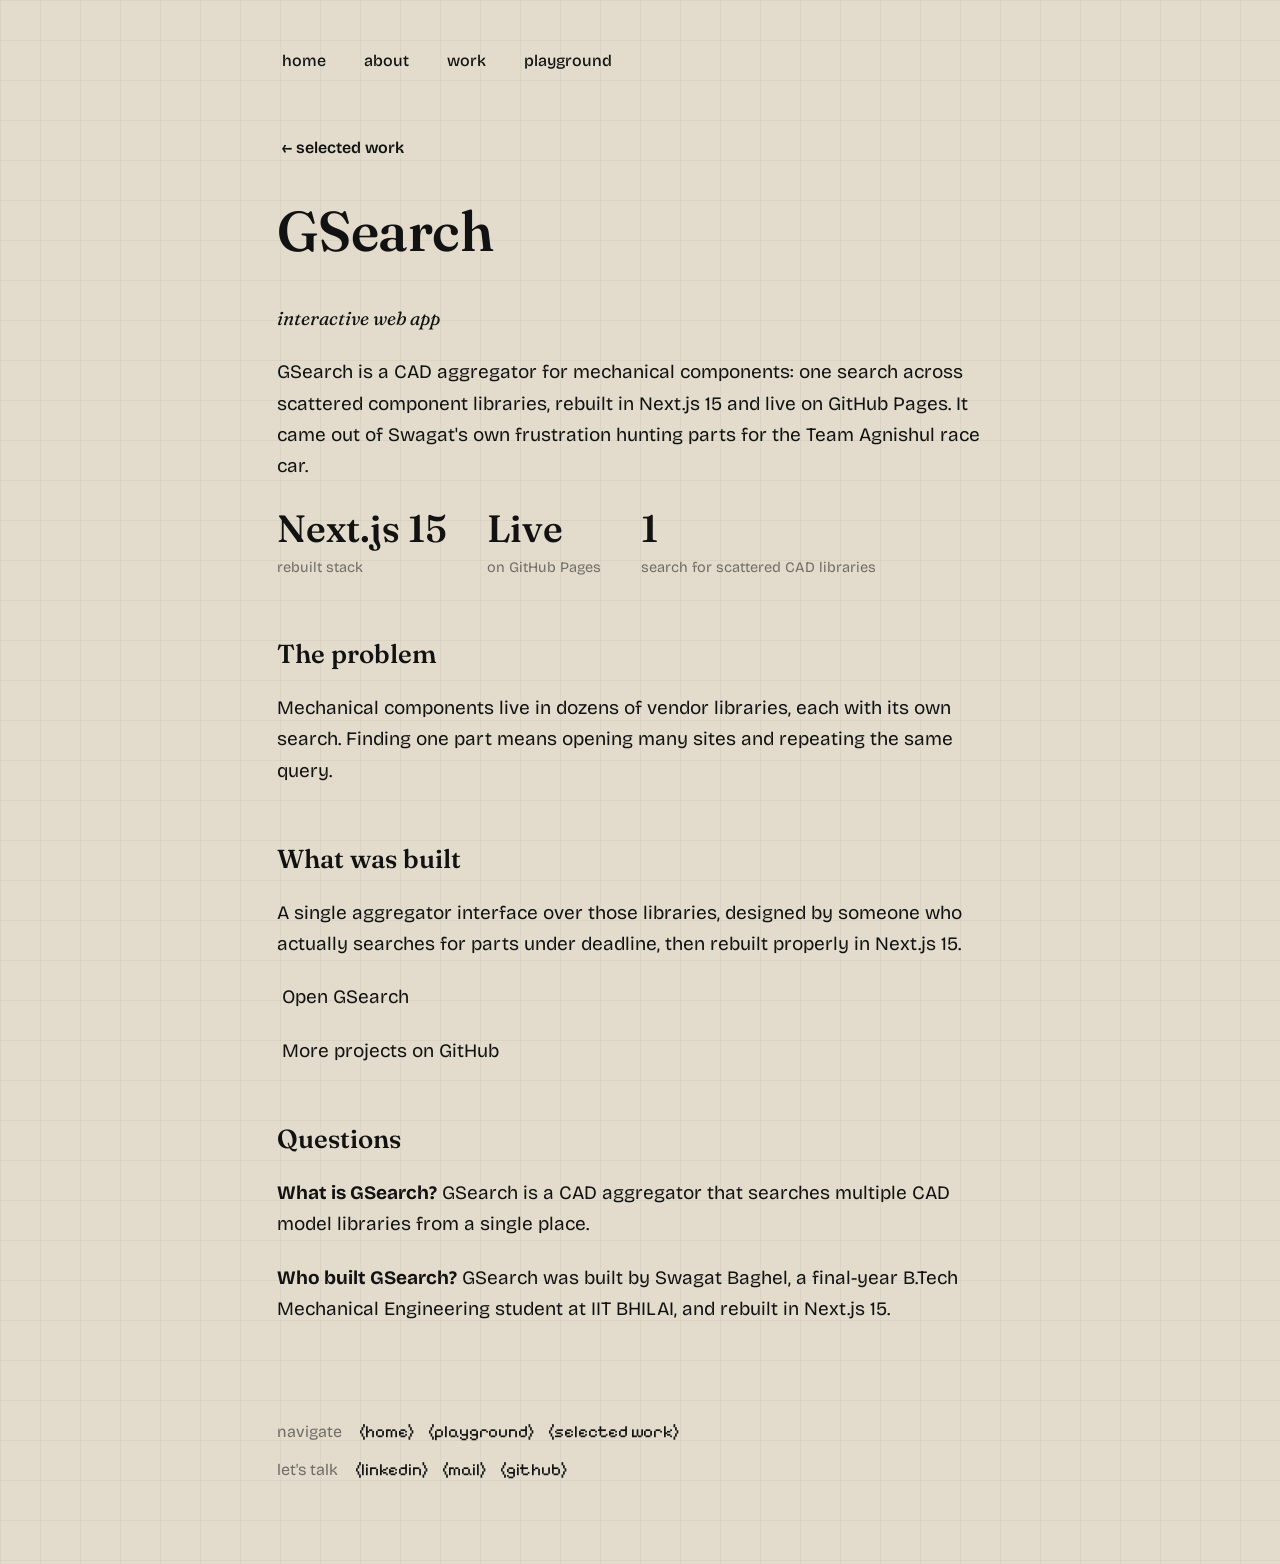
<file: case-study/gsearch.html>
<!DOCTYPE html>
<html lang="en">
<head>
<meta charset="UTF-8">
<meta name="viewport" content="width=device-width, initial-scale=1.0">
<link rel="icon" type="image/svg+xml" href="/favicon.svg">
<link rel="icon" type="image/png" sizes="32x32" href="[data-uri]">
<link rel="preconnect" href="https://fonts.googleapis.com">
<link rel="preconnect" href="https://fonts.gstatic.com" crossorigin>
<link href="https://fonts.googleapis.com/css2?family=Bricolage+Grotesque:opsz,wght@12..96,300..700&family=Fraunces:ital,opsz,wght@0,9..144,400..700;1,9..144,400..700&family=Pixelify+Sans:wght@400;500&display=swap" rel="stylesheet">
<link rel="stylesheet" href="/assets/style.css">
<title>GSearch: CAD Model Search Aggregator | Swagat Baghel</title>
<meta name="description" content="GSearch is a CAD model search aggregator by Swagat Baghel (IIT BHILAI), rebuilt in Next.js 15, searching multiple CAD libraries from one place. Live on GitHub Pages.">
<link rel="canonical" href="https://swagat27.github.io/case-study/gsearch.html">
<meta name="robots" content="index, follow, max-image-preview:large, max-snippet:-1">
<meta name="author" content="Swagat Baghel">
<meta property="og:type" content="article">
<meta property="og:title" content="GSearch: CAD Model Search Aggregator | Swagat Baghel">
<meta property="og:description" content="GSearch is a CAD model search aggregator by Swagat Baghel (IIT BHILAI), rebuilt in Next.js 15, searching multiple CAD libraries from one place. Live on GitHub Pages.">
<meta property="og:url" content="https://swagat27.github.io/case-study/gsearch.html">
<meta property="og:site_name" content="Swagat Baghel">
<meta property="og:image" content="https://avatars.githubusercontent.com/u/153976113?v=4">
<meta name="twitter:card" content="summary_large_image">
<meta name="twitter:title" content="GSearch: CAD Model Search Aggregator | Swagat Baghel">
<meta name="twitter:description" content="GSearch is a CAD model search aggregator by Swagat Baghel (IIT BHILAI), rebuilt in Next.js 15, searching multiple CAD libraries from one place. Live on GitHub Pages.">
<meta name="twitter:image" content="https://avatars.githubusercontent.com/u/153976113?v=4">
<script type="application/ld+json">
{"@context": "https://schema.org", "@type": "WebPage", "name": "GSearch: CAD Model Search Aggregator | Swagat Baghel", "url": "https://swagat27.github.io/case-study/gsearch.html", "description": "GSearch is a CAD model search aggregator by Swagat Baghel (IIT BHILAI), rebuilt in Next.js 15, searching multiple CAD libraries from one place. Live on GitHub Pages.", "isPartOf": {"@type": "WebSite", "name": "Swagat Baghel", "url": "https://swagat27.github.io/"}, "about": {"@type": "Person", "name": "Swagat Baghel", "url": "https://swagat27.github.io/"}, "breadcrumb": {"@type": "BreadcrumbList", "itemListElement": [{"@type": "ListItem", "position": 1, "name": "Home", "item": "https://swagat27.github.io/"}, {"@type": "ListItem", "position": 2, "name": "Work", "item": "https://swagat27.github.io/#work"}, {"@type": "ListItem", "position": 3, "name": "GSearch", "item": "https://swagat27.github.io/case-study/gsearch.html"}]}}
</script>
<script type="application/ld+json">
{"@context": "https://schema.org", "@type": "Article", "headline": "GSearch: CAD Model Search Aggregator | Swagat Baghel", "description": "GSearch is a CAD model search aggregator by Swagat Baghel (IIT BHILAI), rebuilt in Next.js 15, searching multiple CAD libraries from one place. Live on GitHub Pages.", "url": "https://swagat27.github.io/case-study/gsearch.html", "datePublished": "2026-01-01", "author": {"@type": "Person", "name": "Swagat Baghel", "url": "https://swagat27.github.io/"}, "publisher": {"@type": "Person", "name": "Swagat Baghel", "url": "https://swagat27.github.io/"}}
</script>
<script type="application/ld+json">
{"@context": "https://schema.org", "@type": "FAQPage", "mainEntity": [{"@type": "Question", "name": "What is GSearch?", "acceptedAnswer": {"@type": "Answer", "text": "GSearch is a CAD aggregator that searches multiple CAD model libraries from a single place."}}, {"@type": "Question", "name": "Who built GSearch?", "acceptedAnswer": {"@type": "Answer", "text": "GSearch was built by Swagat Baghel, a final-year B.Tech Mechanical Engineering student at IIT BHILAI, and rebuilt in Next.js 15."}}]}
</script>
</head>
<body>
<div class="wrap">
<nav class="mainnav reveal-load" style="--d:.02s" aria-label="Main"><ul><li><a class="sweep" href="/">home</a></li><li><a class="sweep" href="/about.html">about</a></li><li><a class="sweep" href="/#work">work</a></li><li><a class="sweep" href="/playground.html">playground</a></li></ul></nav>
<main>

<p class="reveal-load" style="--d:.05s;margin-top:56px"><a class="backlink sweep" href="/#work">&#8592; selected work</a></p>
<h1 class="reveal-load" style="--d:.12s;margin-top:18px">GSearch</h1>
<p class="reveal-load" style="--d:.2s"><em>interactive web app</em></p>
<p class="reveal-load" style="--d:.28s">GSearch is a CAD aggregator for mechanical components: one search across scattered component libraries, rebuilt in Next.js 15 and live on GitHub Pages. It came out of Swagat's own frustration hunting parts for the Team Agnishul race car.</p>
<div class="metric io"><div><b>Next.js 15</b><span>rebuilt stack</span></div><div><b>Live</b><span>on GitHub Pages</span></div><div><b>1</b><span>search for scattered CAD libraries</span></div></div>
<h2 class='io'>The problem</h2><p class='io'>Mechanical components live in dozens of vendor libraries, each with its own search. Finding one part means opening many sites and repeating the same query.</p><h2 class='io'>What was built</h2><p class='io'>A single aggregator interface over those libraries, designed by someone who actually searches for parts under deadline, then rebuilt properly in Next.js 15.</p>
<p class='io'><a class='sweep' href='https://swagat27.github.io/gsearch/'>Open GSearch</a></p><p class='io'><a class='sweep' href='https://github.com/swagat27'>More projects on GitHub</a></p>

<h2 class="io">Questions</h2>
<p class="io"><b>What is GSearch?</b> GSearch is a CAD aggregator that searches multiple CAD model libraries from a single place.</p>
<p class="io"><b>Who built GSearch?</b> GSearch was built by Swagat Baghel, a final-year B.Tech Mechanical Engineering student at IIT BHILAI, and rebuilt in Next.js 15.</p>
</main>
<footer class="io">
<nav aria-label="navigate"><span class="flabel">navigate</span> <a class="sweep px" href="/">(home)</a> <a class="sweep px" href="/playground.html">(playground)</a> <a class="sweep px" href="/#work">(selected work)</a></nav>
<nav aria-label="lets talk"><span class="flabel">let's talk</span> <a class="sweep px" href="https://www.linkedin.com/in/swagat-baghel">(linkedin)</a> <a class="sweep px" href="mailto:swagatb@iitbhilai.ac.in">(mail)</a> <a class="sweep px" href="https://github.com/swagat27">(github)</a></nav>
</footer>
</div>
<script src="/assets/app.js"></script>
</body>
</html>
</file>
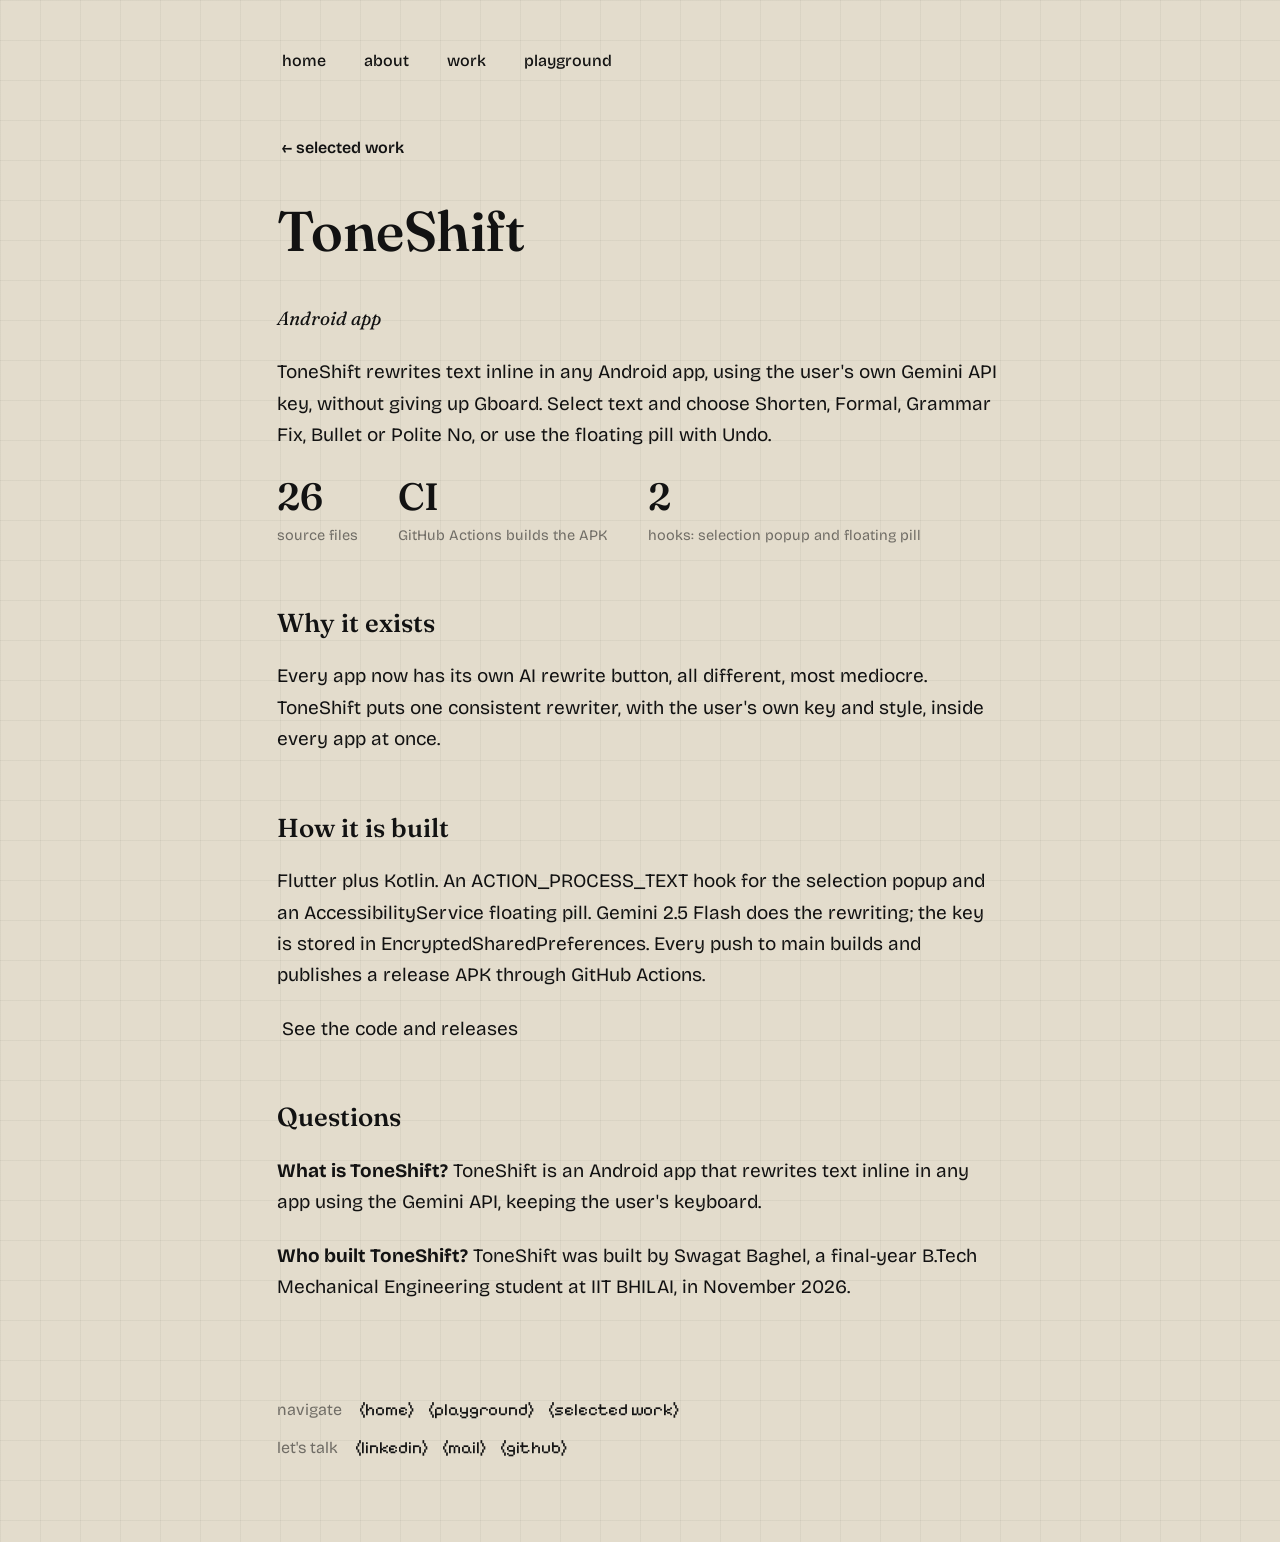
<file: case-study/toneshift.html>
<!DOCTYPE html>
<html lang="en">
<head>
<meta charset="UTF-8">
<meta name="viewport" content="width=device-width, initial-scale=1.0">
<link rel="icon" type="image/svg+xml" href="/favicon.svg">
<link rel="icon" type="image/png" sizes="32x32" href="[data-uri]">
<link rel="preconnect" href="https://fonts.googleapis.com">
<link rel="preconnect" href="https://fonts.gstatic.com" crossorigin>
<link href="https://fonts.googleapis.com/css2?family=Bricolage+Grotesque:opsz,wght@12..96,300..700&family=Fraunces:ital,opsz,wght@0,9..144,400..700;1,9..144,400..700&family=Pixelify+Sans:wght@400;500&display=swap" rel="stylesheet">
<link rel="stylesheet" href="/assets/style.css">
<title>ToneShift: AI Text Rewriter for Android | Swagat Baghel</title>
<meta name="description" content="ToneShift is an Android app by Swagat Baghel (IIT BHILAI) that rewrites selected text inline in any app using the Gemini API, with a floating pill and undo. Free APK on GitHub.">
<link rel="canonical" href="https://swagat27.github.io/case-study/toneshift.html">
<meta name="robots" content="index, follow, max-image-preview:large, max-snippet:-1">
<meta name="author" content="Swagat Baghel">
<meta property="og:type" content="article">
<meta property="og:title" content="ToneShift: AI Text Rewriter for Android | Swagat Baghel">
<meta property="og:description" content="ToneShift is an Android app by Swagat Baghel (IIT BHILAI) that rewrites selected text inline in any app using the Gemini API, with a floating pill and undo. Free APK on GitHub.">
<meta property="og:url" content="https://swagat27.github.io/case-study/toneshift.html">
<meta property="og:site_name" content="Swagat Baghel">
<meta property="og:image" content="https://avatars.githubusercontent.com/u/153976113?v=4">
<meta name="twitter:card" content="summary_large_image">
<meta name="twitter:title" content="ToneShift: AI Text Rewriter for Android | Swagat Baghel">
<meta name="twitter:description" content="ToneShift is an Android app by Swagat Baghel (IIT BHILAI) that rewrites selected text inline in any app using the Gemini API, with a floating pill and undo. Free APK on GitHub.">
<meta name="twitter:image" content="https://avatars.githubusercontent.com/u/153976113?v=4">
<script type="application/ld+json">
{"@context": "https://schema.org", "@type": "WebPage", "name": "ToneShift: AI Text Rewriter for Android | Swagat Baghel", "url": "https://swagat27.github.io/case-study/toneshift.html", "description": "ToneShift is an Android app by Swagat Baghel (IIT BHILAI) that rewrites selected text inline in any app using the Gemini API, with a floating pill and undo. Free APK on GitHub.", "isPartOf": {"@type": "WebSite", "name": "Swagat Baghel", "url": "https://swagat27.github.io/"}, "about": {"@type": "Person", "name": "Swagat Baghel", "url": "https://swagat27.github.io/"}, "breadcrumb": {"@type": "BreadcrumbList", "itemListElement": [{"@type": "ListItem", "position": 1, "name": "Home", "item": "https://swagat27.github.io/"}, {"@type": "ListItem", "position": 2, "name": "Work", "item": "https://swagat27.github.io/#work"}, {"@type": "ListItem", "position": 3, "name": "ToneShift", "item": "https://swagat27.github.io/case-study/toneshift.html"}]}}
</script>
<script type="application/ld+json">
{"@context": "https://schema.org", "@type": "Article", "headline": "ToneShift: AI Text Rewriter for Android | Swagat Baghel", "description": "ToneShift is an Android app by Swagat Baghel (IIT BHILAI) that rewrites selected text inline in any app using the Gemini API, with a floating pill and undo. Free APK on GitHub.", "url": "https://swagat27.github.io/case-study/toneshift.html", "datePublished": "2026-11-18", "author": {"@type": "Person", "name": "Swagat Baghel", "url": "https://swagat27.github.io/"}, "publisher": {"@type": "Person", "name": "Swagat Baghel", "url": "https://swagat27.github.io/"}}
</script>
<script type="application/ld+json">
{"@context": "https://schema.org", "@type": "FAQPage", "mainEntity": [{"@type": "Question", "name": "What is ToneShift?", "acceptedAnswer": {"@type": "Answer", "text": "ToneShift is an Android app that rewrites text inline in any app using the Gemini API, keeping the user's keyboard."}}, {"@type": "Question", "name": "Who built ToneShift?", "acceptedAnswer": {"@type": "Answer", "text": "ToneShift was built by Swagat Baghel, a final-year B.Tech Mechanical Engineering student at IIT BHILAI, in November 2026."}}]}
</script>
</head>
<body>
<div class="wrap">
<nav class="mainnav reveal-load" style="--d:.02s" aria-label="Main"><ul><li><a class="sweep" href="/">home</a></li><li><a class="sweep" href="/about.html">about</a></li><li><a class="sweep" href="/#work">work</a></li><li><a class="sweep" href="/playground.html">playground</a></li></ul></nav>
<main>

<p class="reveal-load" style="--d:.05s;margin-top:56px"><a class="backlink sweep" href="/#work">&#8592; selected work</a></p>
<h1 class="reveal-load" style="--d:.12s;margin-top:18px">ToneShift</h1>
<p class="reveal-load" style="--d:.2s"><em>Android app</em></p>
<p class="reveal-load" style="--d:.28s">ToneShift rewrites text inline in any Android app, using the user's own Gemini API key, without giving up Gboard. Select text and choose Shorten, Formal, Grammar Fix, Bullet or Polite No, or use the floating pill with Undo.</p>
<div class="metric io"><div><b>26</b><span>source files</span></div><div><b>CI</b><span>GitHub Actions builds the APK</span></div><div><b>2</b><span>hooks: selection popup and floating pill</span></div></div>
<h2 class='io'>Why it exists</h2><p class='io'>Every app now has its own AI rewrite button, all different, most mediocre. ToneShift puts one consistent rewriter, with the user's own key and style, inside every app at once.</p><h2 class='io'>How it is built</h2><p class='io'>Flutter plus Kotlin. An ACTION_PROCESS_TEXT hook for the selection popup and an AccessibilityService floating pill. Gemini 2.5 Flash does the rewriting; the key is stored in EncryptedSharedPreferences. Every push to main builds and publishes a release APK through GitHub Actions.</p>
<p class='io'><a class='sweep' href='https://github.com/swagat27/toneshift'>See the code and releases</a></p>

<h2 class="io">Questions</h2>
<p class="io"><b>What is ToneShift?</b> ToneShift is an Android app that rewrites text inline in any app using the Gemini API, keeping the user's keyboard.</p>
<p class="io"><b>Who built ToneShift?</b> ToneShift was built by Swagat Baghel, a final-year B.Tech Mechanical Engineering student at IIT BHILAI, in November 2026.</p>
</main>
<footer class="io">
<nav aria-label="navigate"><span class="flabel">navigate</span> <a class="sweep px" href="/">(home)</a> <a class="sweep px" href="/playground.html">(playground)</a> <a class="sweep px" href="/#work">(selected work)</a></nav>
<nav aria-label="lets talk"><span class="flabel">let's talk</span> <a class="sweep px" href="https://www.linkedin.com/in/swagat-baghel">(linkedin)</a> <a class="sweep px" href="mailto:swagatb@iitbhilai.ac.in">(mail)</a> <a class="sweep px" href="https://github.com/swagat27">(github)</a></nav>
</footer>
</div>
<script src="/assets/app.js"></script>
</body>
</html>
</file>
<file: assets/style.css>
:root{--bg:#e3dccc;--ink:#121212;--brand:#d9ce6a;--muted:rgba(18,18,18,.55);--ease:cubic-bezier(.16,1,.3,1)}
*{box-sizing:border-box;margin:0;padding:0}
html{scroll-behavior:smooth}
body{font-family:"Bricolage Grotesque",system-ui,sans-serif;background:var(--bg);color:var(--ink);font-size:19px;line-height:1.65;-webkit-font-smoothing:antialiased;background-image:linear-gradient(rgba(18,18,18,.045) 1px,transparent 1px),linear-gradient(90deg,rgba(18,18,18,.045) 1px,transparent 1px);background-size:40px 40px;min-height:100vh;display:flex;flex-direction:column}
::selection{background:var(--brand);color:var(--ink)}
.wrap{max-width:880px;margin:0 auto;padding:44px 6vw 70px;width:100%;flex:1;display:flex;flex-direction:column}
main{flex:1}
@keyframes fadeUp{from{opacity:0;transform:translateY(14px)}to{opacity:1;transform:translateY(0)}}
.reveal-load{opacity:0;animation:fadeUp .85s var(--ease) forwards;animation-delay:var(--d,0s)}
.io{opacity:0;transform:translateY(26px);transition:opacity .8s var(--ease),transform .8s var(--ease)}
.io.in{opacity:1;transform:translateY(0)}
nav.mainnav ul{list-style:none;display:flex;gap:28px;flex-wrap:wrap}
nav.mainnav a{font-size:16px;font-weight:500}
nav.mainnav a[aria-current="page"]{background:var(--brand);padding:0 5px}
a{color:var(--ink);text-decoration:none}
.sweep{position:relative;display:inline-block;padding:0 5px;z-index:0}
.sweep::before{content:"";position:absolute;inset:0;background:var(--brand);transform:scaleX(0);transform-origin:left center;transition:transform .45s var(--ease);z-index:-1}
.sweep:hover::before,.sweep:focus-visible::before{transform:scaleX(1)}
h1{font-family:Fraunces,Georgia,serif;font-size:clamp(38px,5.5vw,56px);font-weight:560;letter-spacing:-.5px;margin:64px 0 26px}
h2{font-family:Fraunces,Georgia,serif;font-size:26px;font-weight:560;margin:52px 0 16px}
h3{font-family:Fraunces,Georgia,serif;font-size:21px;font-weight:560;margin:34px 0 10px}
p{margin-bottom:22px;max-width:720px}
p em{font-family:Fraunces,Georgia,serif}
section#work ul{list-style:none}
section#work li{margin-bottom:12px;font-size:19px}
.note{color:var(--muted)}
footer{margin-top:72px;font-size:16px}
footer .flabel{color:var(--muted);margin-right:8px}
footer nav{margin-bottom:10px}
footer .px{font-family:"Pixelify Sans",monospace;font-size:17px}
.seo{margin-top:64px;border-top:1px solid rgba(18,18,18,.18);padding-top:28px;font-size:14.5px;line-height:1.7;color:rgba(18,18,18,.72);max-width:720px}
.seo b{color:var(--ink)}
.seo p{margin-bottom:12px;font-size:14.5px}
.seo a{text-decoration:underline;text-underline-offset:3px}
#sweep{position:fixed;inset:0;background:var(--ink);z-index:60;transform:scaleX(0);transform-origin:left center;pointer-events:none}
#sweep.go{transition:transform .5s var(--ease);transform:scaleX(1)}
#sweep.leave{transform-origin:right center;transition:transform .5s var(--ease);transform:scaleX(0)}
.ticker{overflow:hidden;white-space:nowrap;border-top:1px solid rgba(18,18,18,.2);border-bottom:1px solid rgba(18,18,18,.2);padding:10px 0;margin:40px 0}
.ticker .track{display:inline-block;animation:tick 22s linear infinite;font-family:"Pixelify Sans",monospace;font-size:16px}
@keyframes tick{from{transform:translateX(0)}to{transform:translateX(-50%)}}
.metric{display:flex;gap:40px;flex-wrap:wrap;margin:26px 0}
.metric div b{font-family:Fraunces,Georgia,serif;font-size:38px;font-weight:560;display:block;line-height:1.1}
.metric div span{color:var(--muted);font-size:14.5px}
.tag{display:inline-block;border:1px solid rgba(18,18,18,.35);border-radius:999px;padding:3px 13px;font-size:14px;margin:0 6px 8px 0}
.board{display:grid;grid-template-columns:repeat(3,76px);gap:8px;margin:18px 0}
.board button{width:76px;height:76px;font-size:30px;font-weight:700;border:1.5px solid var(--ink);background:transparent;border-radius:12px;cursor:pointer;color:var(--ink);font-family:inherit;transition:background .25s var(--ease),transform .16s var(--ease)}
.board button:hover{background:var(--brand)}
.board button:active{transform:scale(.94)}
.btn{font:inherit;font-weight:600;background:var(--ink);color:var(--bg);border:none;padding:11px 22px;border-radius:999px;cursor:pointer}
.btn:hover{background:#000}
.pixels{display:grid;grid-template-columns:repeat(16,1fr);gap:3px;max-width:520px;margin:18px 0}
.pixels button{aspect-ratio:1;border:1px solid rgba(18,18,18,.25);background:transparent;cursor:pointer;border-radius:3px;padding:0}
.pixels button.on{background:var(--ink)}
.switch{display:inline-flex;align-items:center;gap:9px;font-size:15px;font-weight:600;cursor:pointer}
.switch .dot{width:11px;height:11px;border-radius:50%;background:rgba(18,18,18,.3);display:inline-block}
.switch.on .dot{background:#25873a;animation:pulse 1.6s ease-out infinite}
@keyframes pulse{0%{box-shadow:0 0 0 0 rgba(37,135,58,.45)}100%{box-shadow:0 0 0 9px rgba(37,135,58,0)}}
.backlink{font-size:16px;font-weight:600}
@media (prefers-reduced-motion: reduce){.reveal-load{opacity:1;animation:none}.io{opacity:1;transform:none;transition:none}.sweep::before{transition:none}.ticker .track{animation:none}}
</file>
